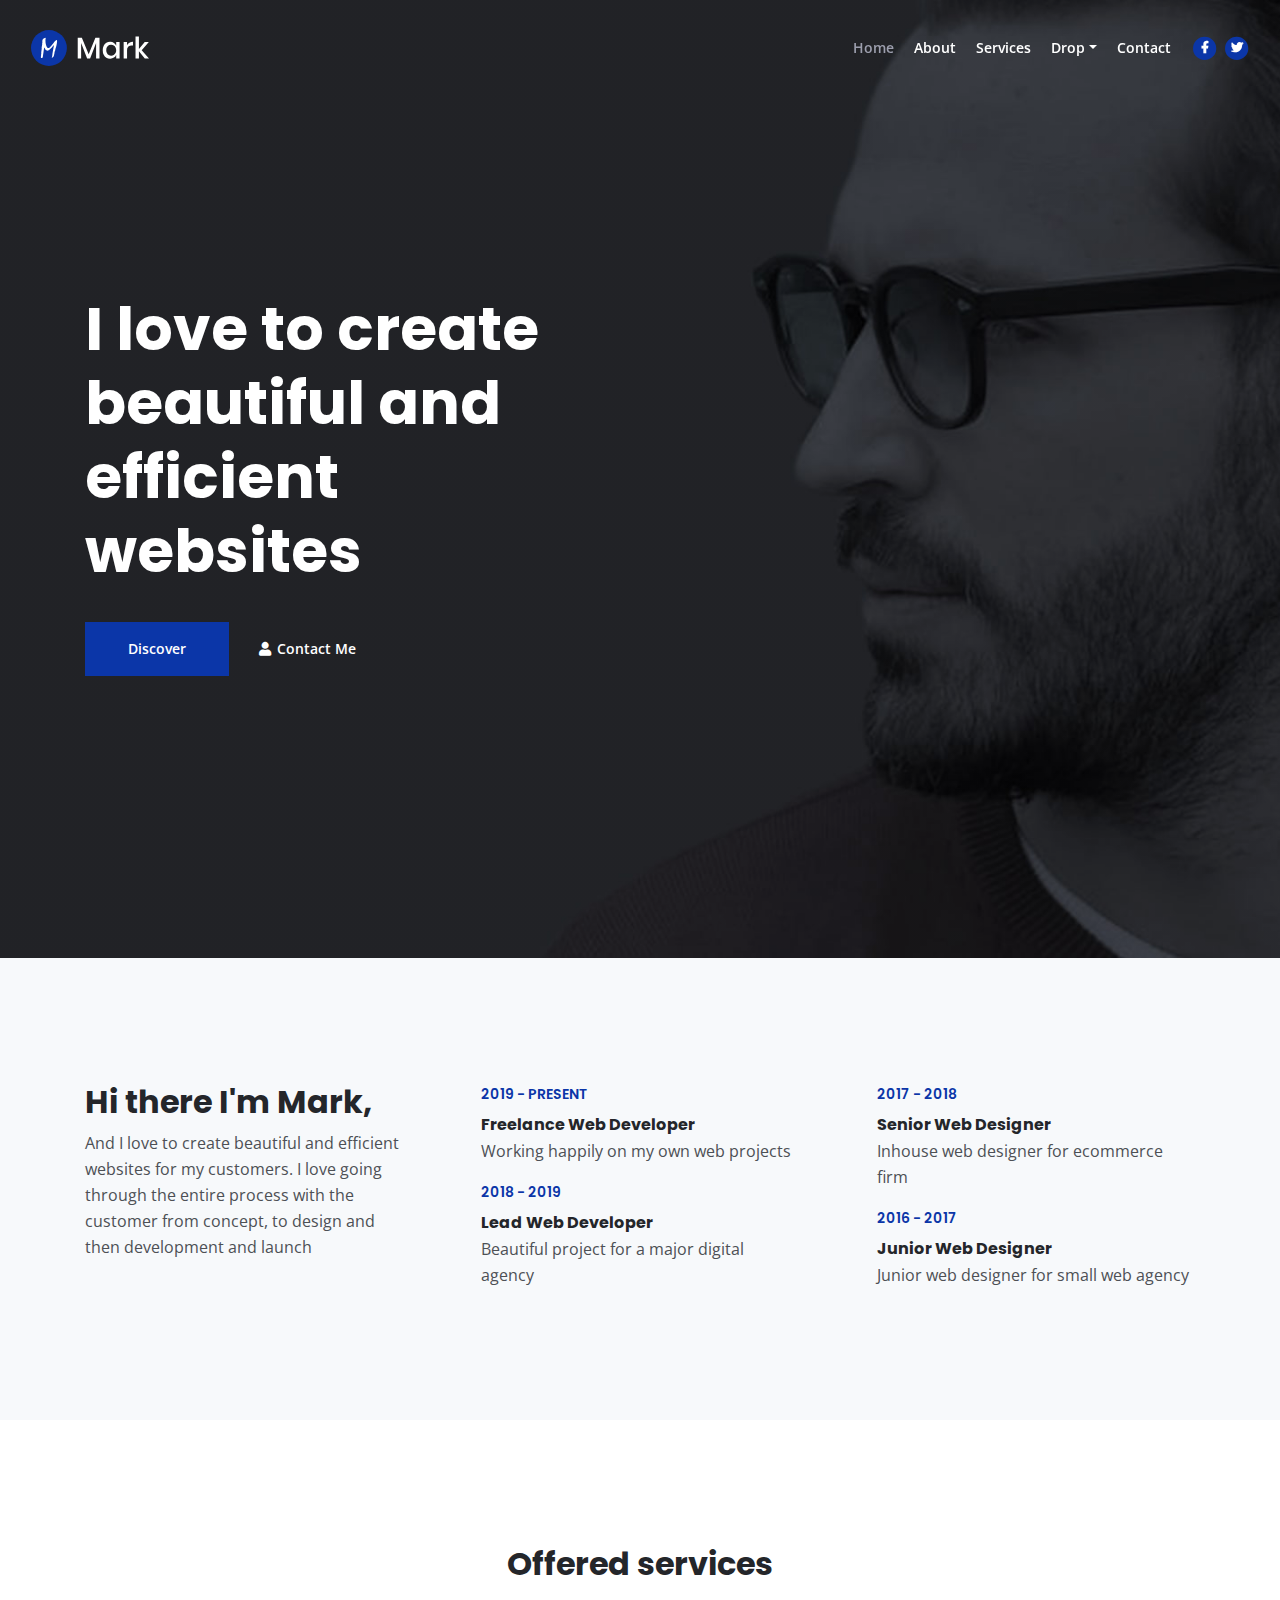
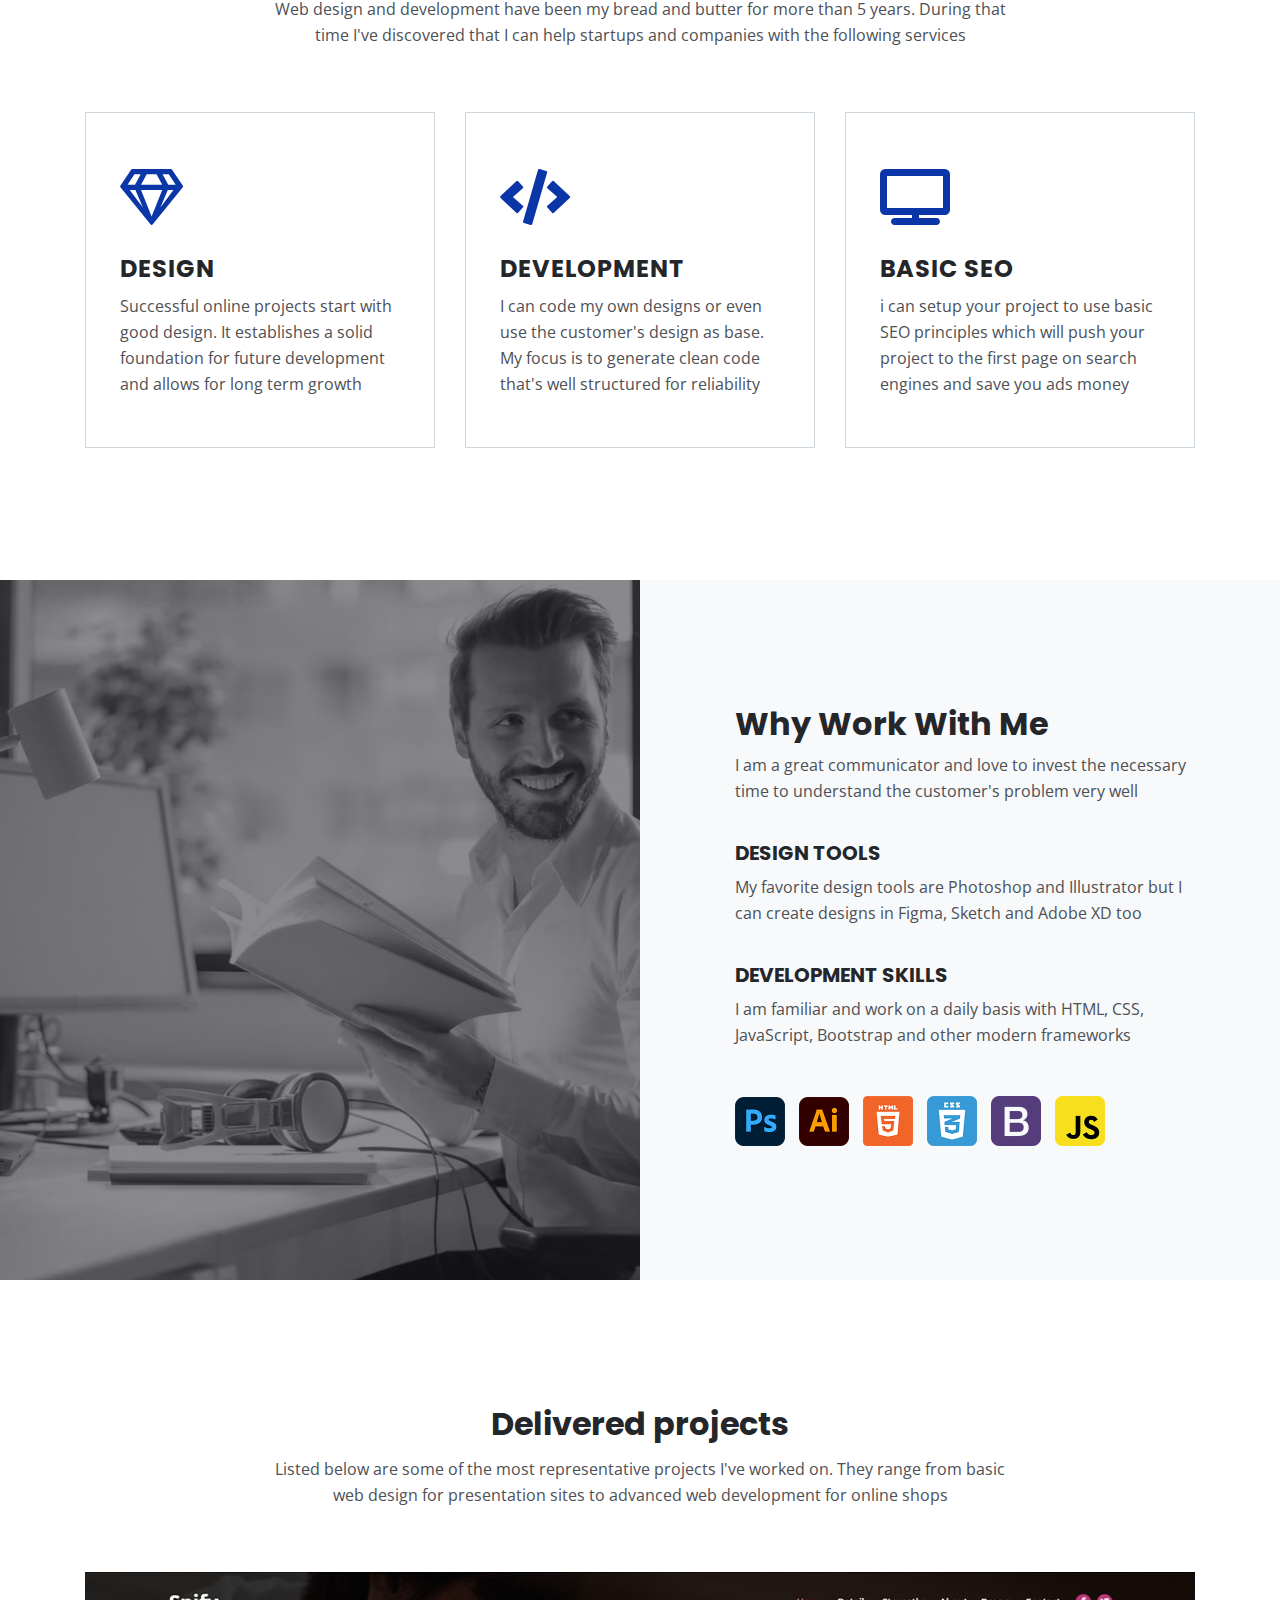
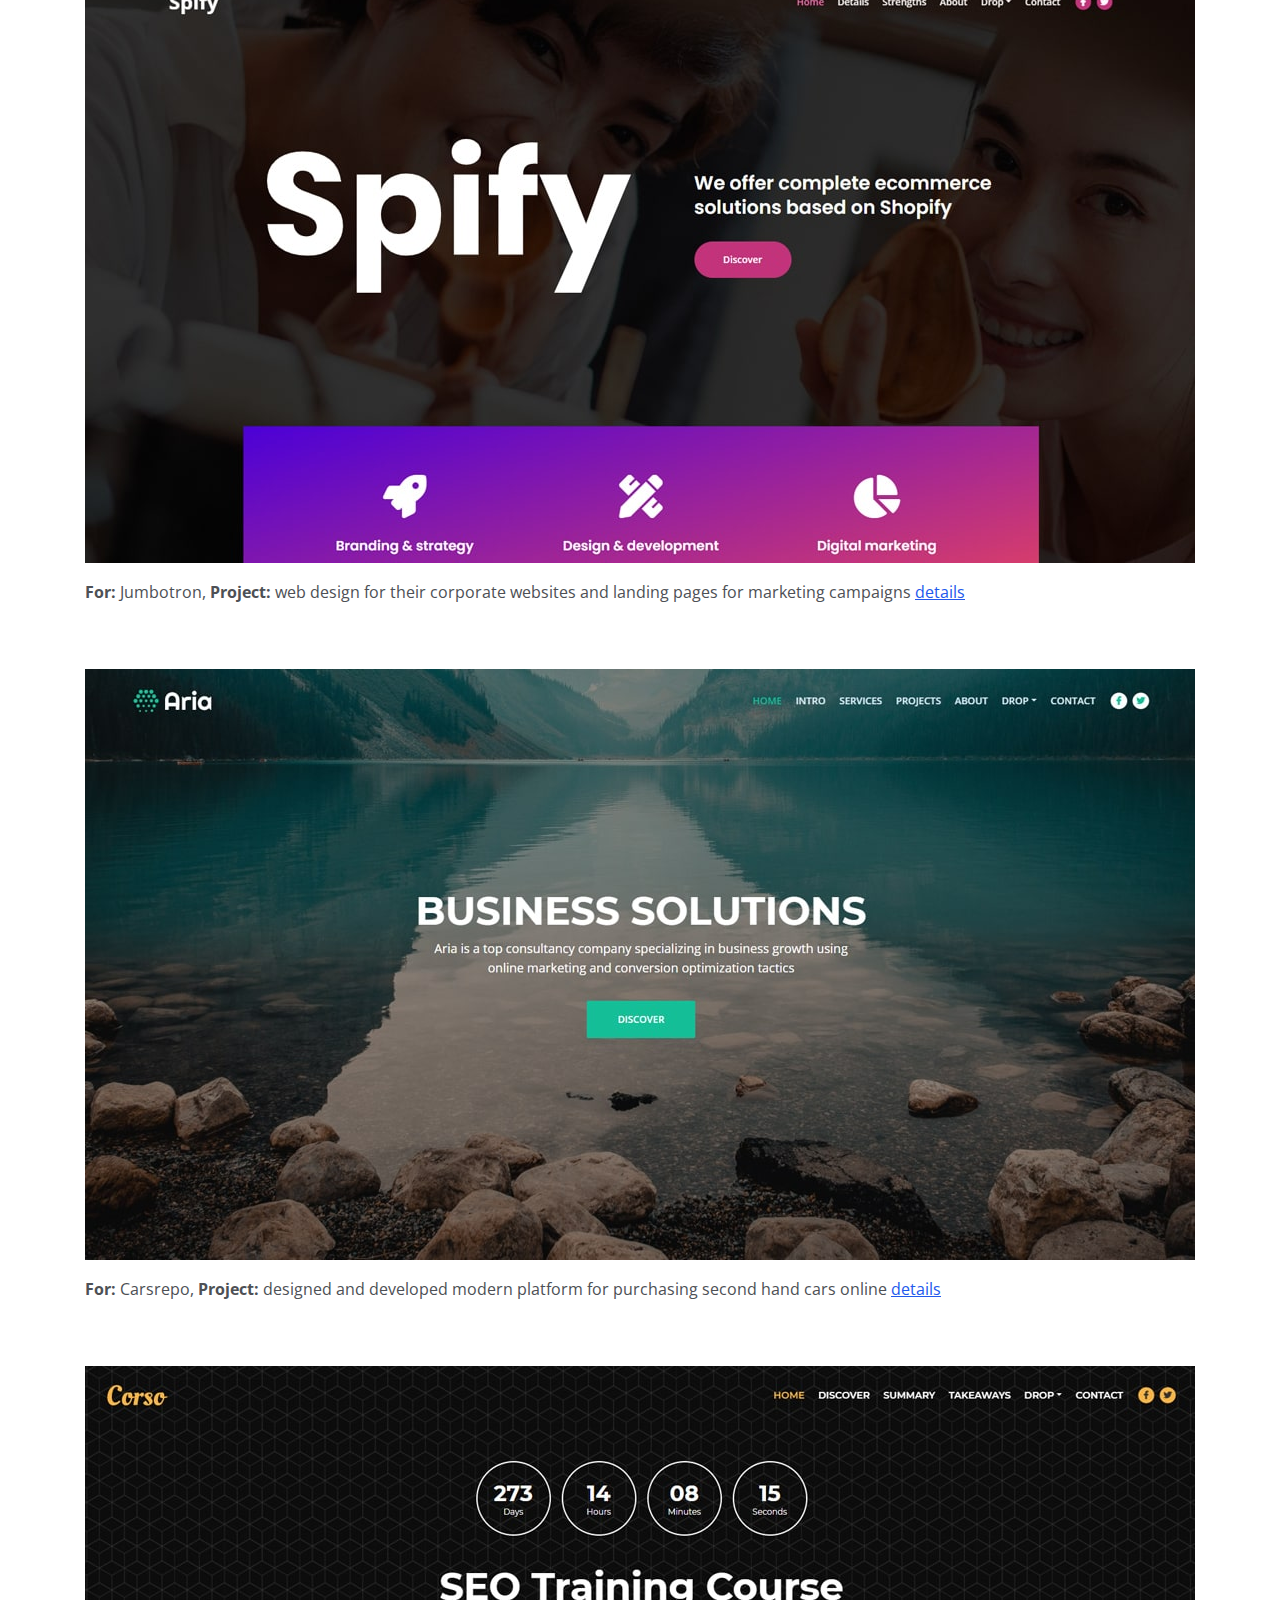
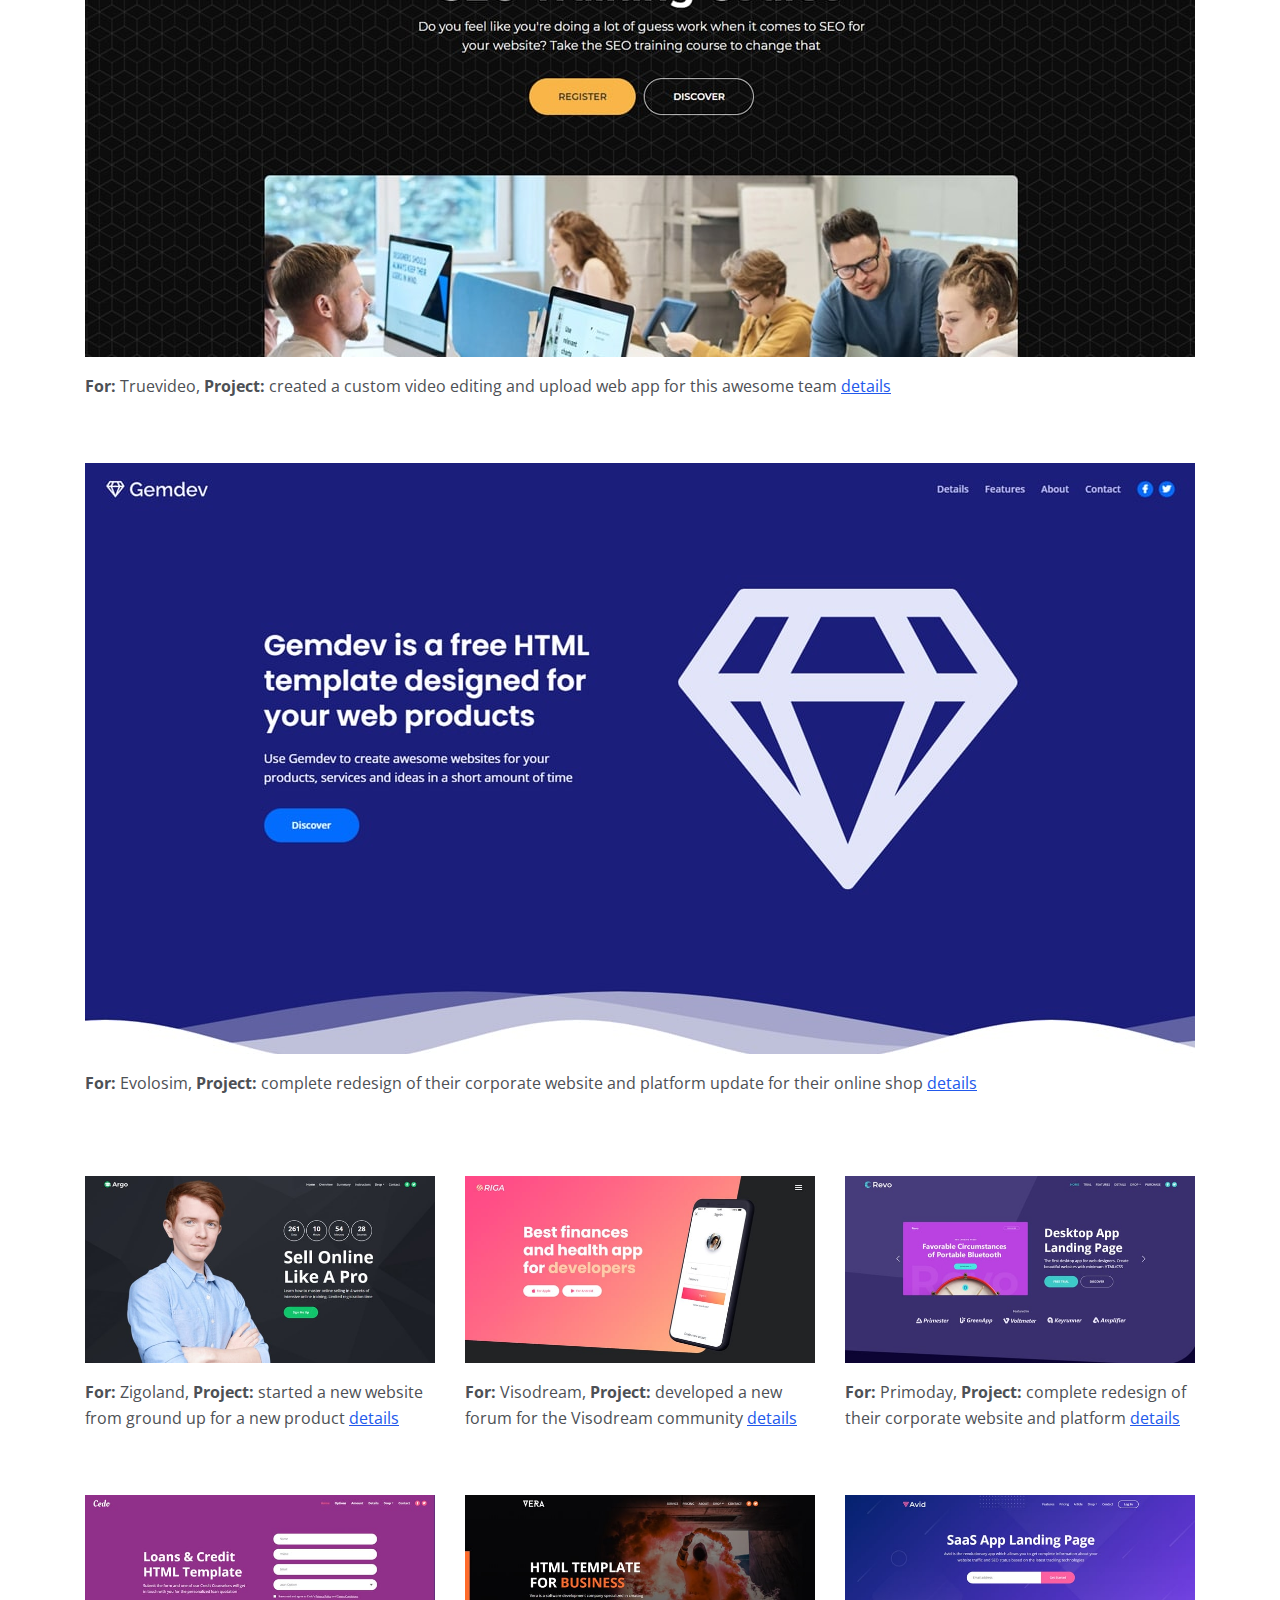
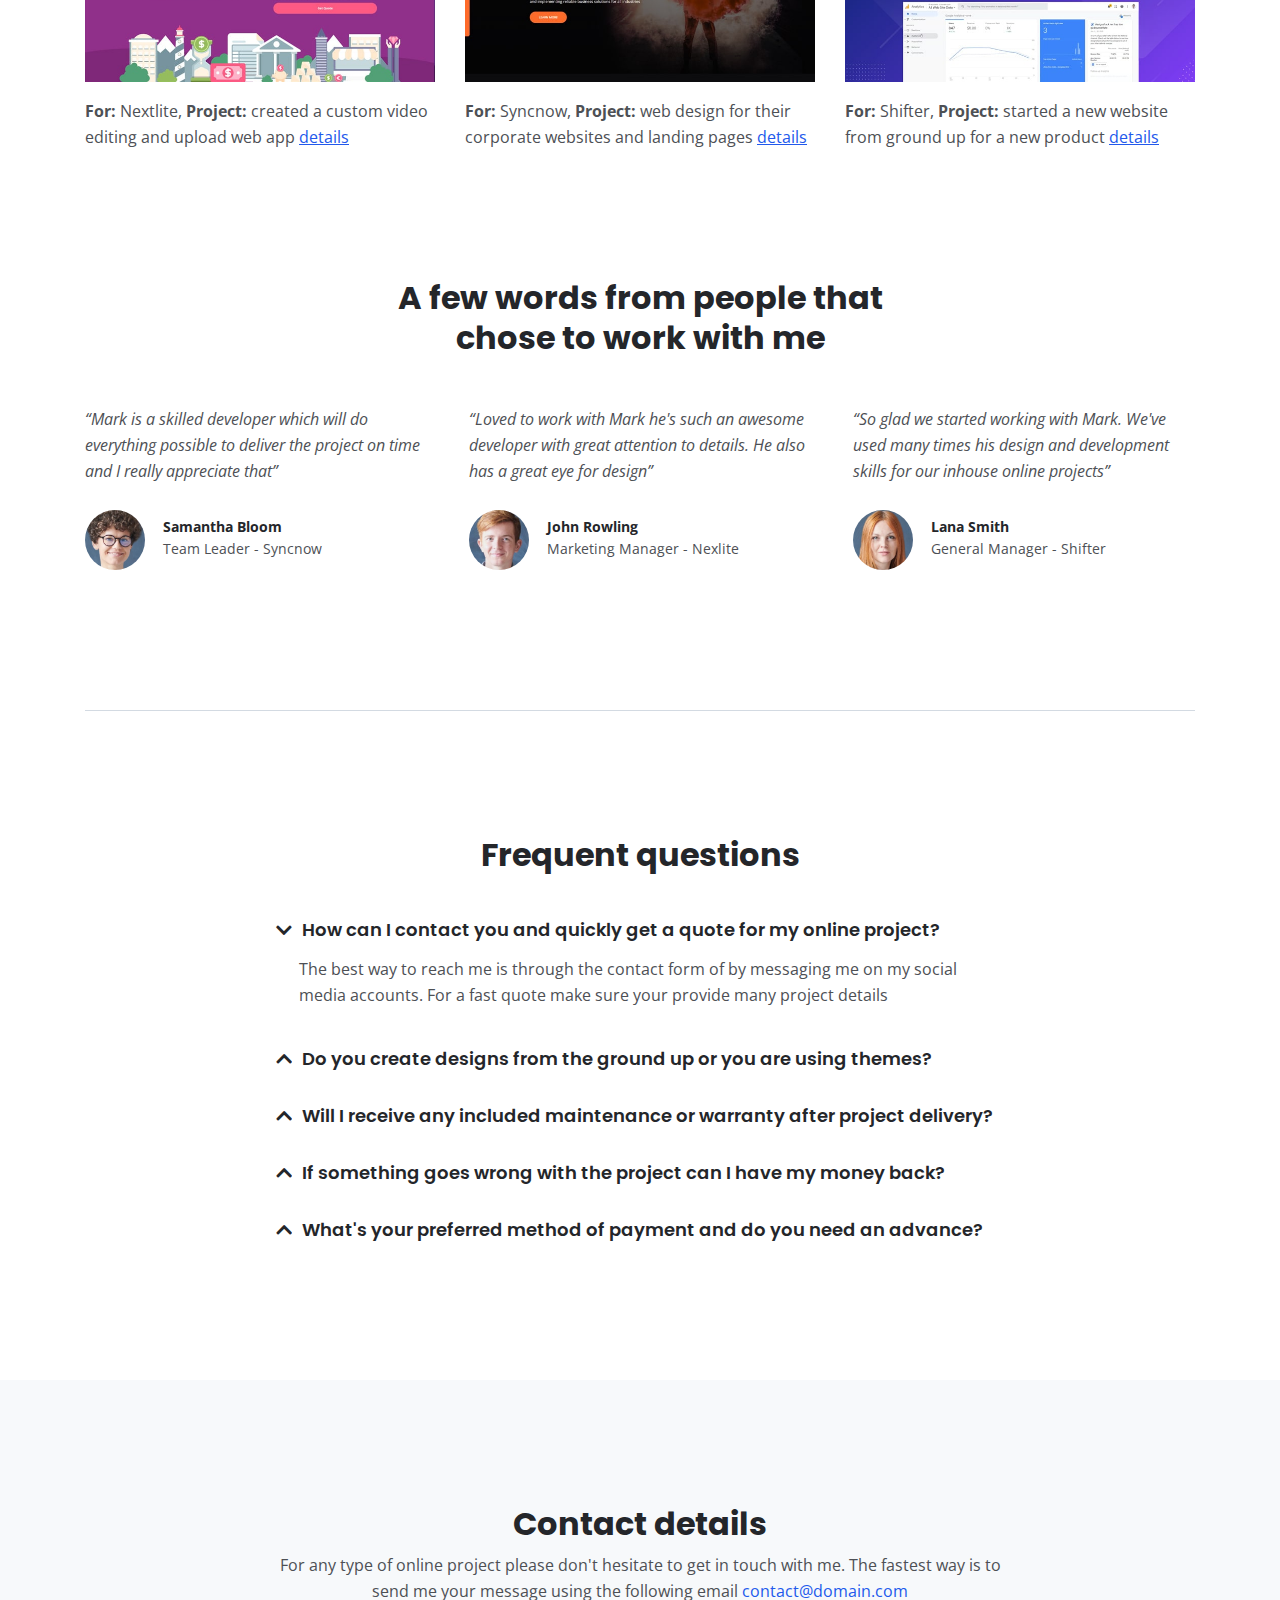
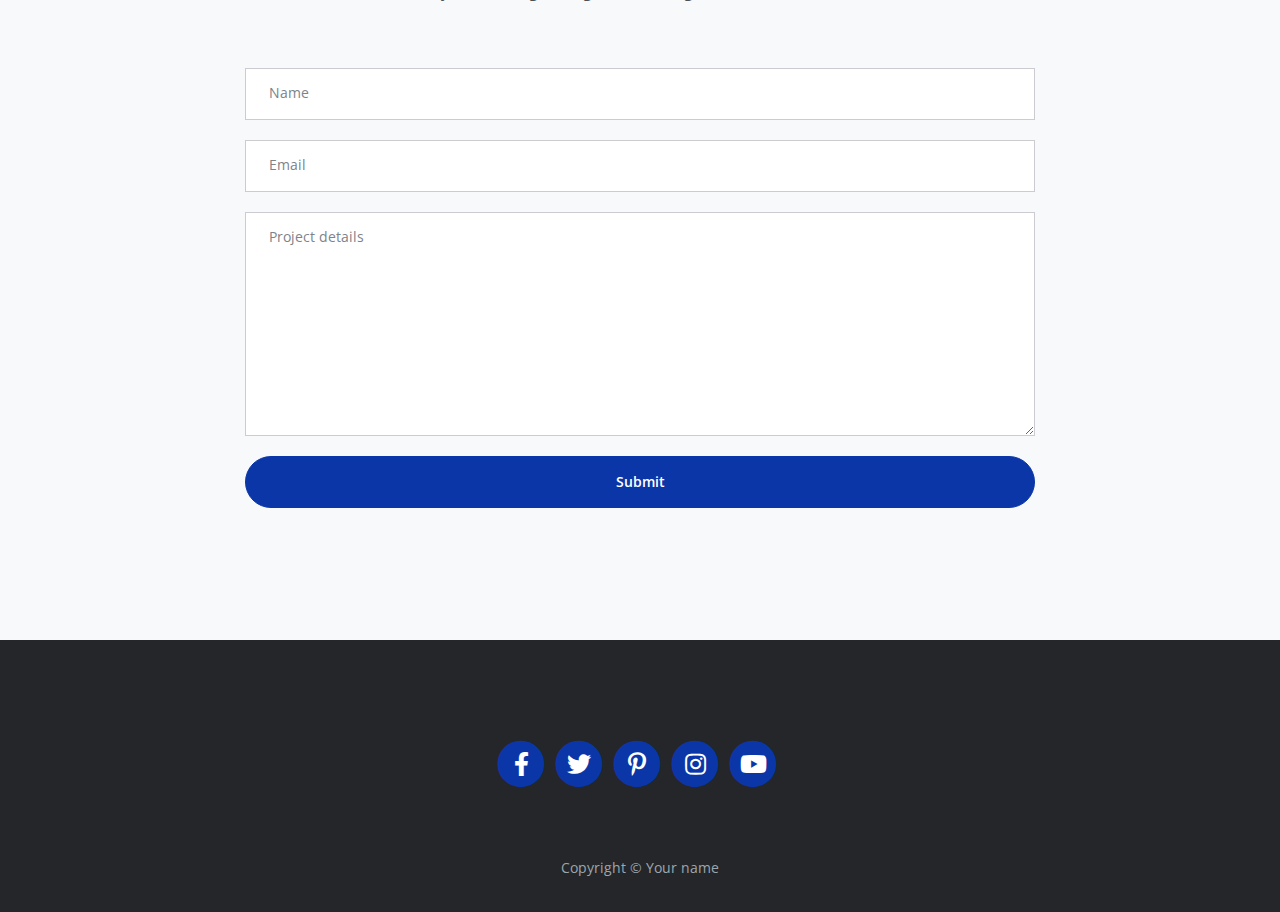
<file: web/index.html>
<!DOCTYPE html>
<html lang="fr">
<head>
    <meta charset="utf-8">
    <meta name="viewport" content="width=device-width, initial-scale=1, shrink-to-fit=no">

    <!-- SEO Meta Tags -->
    <meta name="description" content="Your description">
    <meta name="author" content="Your name">

    <!-- OG Meta Tags to improve the way the post looks when you share the page on Facebook, Twitter, LinkedIn -->
	<meta property="og:site_name" content="" /> <!-- website name -->
	<meta property="og:site" content="" /> <!-- website link -->
	<meta property="og:title" content=""/> <!-- title shown in the actual shared post -->
	<meta property="og:description" content="" /> <!-- description shown in the actual shared post -->
	<meta property="og:image" content="" /> <!-- image link, make sure it's jpg -->
	<meta property="og:url" content="" /> <!-- where do you want your post to link to -->
	<meta name="twitter:card" content="summary_large_image"> <!-- to have large image post format in Twitter -->

    <!-- Webpage Title -->
    <title>Mark Webpage Title</title>

    <!-- Styles -->
    <link rel="preconnect" href="https://fonts.gstatic.com">
    <link href="https://fonts.googleapis.com/css2?family=Open+Sans:ital,wght@0,400;0,600;0,700;1,400&family=Poppins:wght@600&display=swap" rel="stylesheet">
    <link href="css/bootstrap.css" rel="stylesheet">
    <link href="css/fontawesome-all.css" rel="stylesheet">
	<link href="css/styles.css" rel="stylesheet">

	<!-- Favicon  -->
    <link rel="icon" href="images/favicon.png">
</head>
<body data-spy="scroll" data-target=".fixed-top">

    <!-- Navigation -->
    <nav class="navbar navbar-expand-lg fixed-top navbar-dark">
        <div class="container">

            <!-- Image Logo -->
            <a class="navbar-brand logo-image" href="index.html"><img src="images/logo.svg" alt="alternative"></a>

            <!-- Text Logo - Use this if you don't have a graphic logo -->
            <!-- <a class="navbar-brand logo-text page-scroll" href="index.html">Mark</a> -->

            <button class="navbar-toggler p-0 border-0" type="button" data-toggle="offcanvas">
                <span class="navbar-toggler-icon"></span>
            </button>

            <div class="navbar-collapse offcanvas-collapse" id="navbarsExampleDefault">
                <ul class="navbar-nav ml-auto">
                    <li class="nav-item">
                        <a class="nav-link page-scroll" href="#header">Home <span class="sr-only">(current)</span></a>
                    </li>
                    <li class="nav-item">
                        <a class="nav-link page-scroll" href="#about">About</a>
                    </li>
                    <li class="nav-item">
                        <a class="nav-link page-scroll" href="#services">Services</a>
                    </li>
                    <li class="nav-item dropdown">
                        <a class="nav-link dropdown-toggle" href="#" id="dropdown01" data-toggle="dropdown" aria-haspopup="true" aria-expanded="false">Drop</a>
                        <div class="dropdown-menu" aria-labelledby="dropdown01">
                            <a class="dropdown-item page-scroll" href="project.html">Project Details</a>
                            <div class="dropdown-divider"></div>
                            <a class="dropdown-item page-scroll" href="terms.html">Terms Conditions</a>
                            <div class="dropdown-divider"></div>
                            <a class="dropdown-item page-scroll" href="privacy.html">Privacy Policy</a>
                        </div>
                    </li>
                    <li class="nav-item">
                        <a class="nav-link page-scroll" href="#contact">Contact</a>
                    </li>
                </ul>
                <span class="nav-item social-icons">
                    <span class="fa-stack">
                        <a href="#your-link">
                            <i class="fas fa-circle fa-stack-2x"></i>
                            <i class="fab fa-facebook-f fa-stack-1x"></i>
                        </a>
                    </span>
                    <span class="fa-stack">
                        <a href="#your-link">
                            <i class="fas fa-circle fa-stack-2x"></i>
                            <i class="fab fa-twitter fa-stack-1x"></i>
                        </a>
                    </span>
                </span>
            </div> <!-- end of navbar-collapse -->
        </div> <!-- end of container -->
    </nav> <!-- end of navbar -->
    <!-- end of navigation -->


    <!-- Header -->
    <header id="header" class="header">
        <div class="container">
            <div class="row">
                <div class="col-lg-6">
                    <div class="text-container">
                        <h1 class="h1-large">I love to create beautiful and efficient websites</h1>
                        <a class="btn-solid-lg page-scroll" href="#about">Discover</a>
                        <a class="btn-outline-lg page-scroll" href="#contact"><i class="fas fa-user"></i>Contact Me</a>
                    </div> <!-- end of text-container -->
                </div> <!-- end of col -->
            </div> <!-- end of row -->
        </div> <!-- end of container -->
    </header> <!-- end of header -->
    <!-- end of header -->


    <!-- About-->
    <div id="about" class="basic-1 bg-gray">
        <div class="container">
            <div class="row">
                <div class="col-lg-4">
                    <div class="text-container first">
                        <h2>Hi there I'm Mark,</h2>
                        <p>And I love to create beautiful and efficient websites for my customers. I love going through the entire process with the customer from concept, to design and then development and launch</p>
                    </div> <!-- end of text-container -->
                </div> <!-- end of col -->
                <div class="col-lg-4">
                    <div class="text-container second">
                        <div class="time">2019 - PRESENT</div>
                        <h6>Freelance Web Developer</h6>
                        <p>Working happily on my own web projects</p>
                        <div class="time">2018 - 2019</div>
                        <h6>Lead Web Developer</h6>
                        <p>Beautiful project for a major digital agency</p>
                    </div> <!-- end of text-container -->
                </div> <!-- end of col -->
                <div class="col-lg-4">
                    <div class="text-container third">
                        <div class="time">2017 - 2018</div>
                        <h6>Senior Web Designer</h6>
                        <p>Inhouse web designer for ecommerce firm</p>
                        <div class="time">2016 - 2017</div>
                        <h6>Junior Web Designer</h6>
                        <p>Junior web designer for small web agency</p>
                    </div> <!-- end of text-container -->
                </div> <!-- end of col -->
            </div> <!-- end of row -->
        </div> <!-- end of container -->
    </div> <!-- end of basic-1 -->
    <!-- end of about -->


    <!-- Services -->
    <div id="services" class="basic-2">
        <div class="container">
            <div class="row">
                <div class="col-lg-12">
                    <h2 class="h2-heading">Offered services</h2>
                    <p class="p-heading">Web design and development have been my bread and butter for more than 5 years. During that time I've discovered that I can help startups and companies with the following services</p>
                </div> <!-- end of col -->
            </div> <!-- end of row -->
            <div class="row">
                <div class="col-lg-4">
                    <div class="text-box">
                        <i class="far fa-gem"></i>
                        <h4>DESIGN</h4>
                        <p>Successful online projects start with good design. It establishes a solid foundation for future development and allows for long term growth</p>
                    </div> <!-- end of text-box -->
                </div> <!-- end of col -->
                <div class="col-lg-4">
                    <div class="text-box">
                        <i class="fas fa-code"></i>
                        <h4>DEVELOPMENT</h4>
                        <p>I can code my own designs or even use the customer's design as base. My focus is to generate clean code that's well structured for reliability</p>
                    </div> <!-- end of text-box -->
                </div> <!-- end of col -->
                <div class="col-lg-4">
                    <div class="text-box">
                        <i class="fas fa-tv"></i>
                        <h4>BASIC SEO</h4>
                        <p>i can setup your project to use basic SEO principles which will push your project to the first page on search engines and save you ads money</p>
                    </div> <!-- end of text-box -->
                </div> <!-- end of col -->
            </div> <!-- end of row -->
        </div> <!-- end of container -->
    </div> <!-- end of basic-2 -->
    <!-- end of services -->


    <!-- Details -->
	<div class="split">
		<div class="area-1">
		</div><!-- end of area-1 on same line and no space between comments to eliminate margin white space --><div class="area-2 bg-gray">
            <div class="container">
                <div class="row">
                    <div class="col-lg-12">

                        <!-- Text Container -->
                        <div class="text-container">
                            <h2>Why Work With Me</h2>
                            <p>I am a great communicator and love to invest the necessary time to understand the customer's problem very well</p>
                            <h5>DESIGN TOOLS</h5>
                            <p>My favorite design tools are Photoshop and Illustrator but I can create designs in Figma, Sketch and Adobe XD too</p>
                            <h5>DEVELOPMENT SKILLS</h5>
                            <p>I am familiar and work on a daily basis with HTML, CSS, JavaScript, Bootstrap and other modern frameworks</p>

                            <div class="icons-container">
                                <img src="images/details-icon-photoshop.png" alt="alternative">
                                <img src="images/details-icon-illustrator.png" alt="alternative">
                                <img src="images/details-icon-html.png" alt="alternative">
                                <img src="images/details-icon-css.png" alt="alternative">
                                <img src="images/details-icon-bootstrap.png" alt="alternative">
                                <img src="images/details-icon-javascript.png" alt="alternative">
                            </div> <!-- end of icons-container -->
                        </div> <!-- end of text-container -->
                        <!-- end of text container -->

                    </div> <!-- end of col -->
                </div> <!-- end of row -->
            </div> <!-- end of container -->
		</div> <!-- end of area-2 -->
    </div> <!-- end of split -->
    <!-- end of details -->


    <!-- Projects -->
    <div id="projects" class="basic-3">
        <div class="container">
            <div class="row">
                <div class="col-lg-12">
                    <h2 class="h2-heading">Delivered projects</h2>
                    <p class="p-heading">Listed below are some of the most representative projects I've worked on. They range from basic web design for presentation sites to advanced web development for online shops</p>
                </div> <!-- end of col -->
            </div> <!-- end of row -->
            <div class="row">
                <div class="col-lg-12">
                    <div class="text-container">
                        <div class="image-container">
                            <a href="project.html">
                                <img class="img-fluid" src="images/project-1.jpg" alt="alternative">
                            </a>
                        </div> <!-- end of image-container -->
                        <p><strong>For:</strong> Jumbotron, <strong>Project:</strong> web design for their corporate websites and landing pages for marketing campaigns <a class="blue" href="project.html">details</a></p>
                    </div> <!-- end of text-container -->
                    <div class="text-container">
                        <div class="image-container">
                            <a href="project.html">
                                <img class="img-fluid" src="images/project-2.jpg" alt="alternative">
                            </a>
                        </div> <!-- end of image-container -->
                        <p><strong>For:</strong> Carsrepo, <strong>Project:</strong> designed and developed modern platform for purchasing second hand cars online <a class="blue" href="project.html">details</a></p>
                    </div> <!-- end of text-container -->
                    <div class="text-container">
                        <div class="image-container">
                            <a href="project.html">
                                <img class="img-fluid" src="images/project-3.jpg" alt="alternative">
                            </a>
                        </div> <!-- end of image-container -->
                        <p><strong>For:</strong> Truevideo, <strong>Project:</strong> created a custom video editing and upload web app for this awesome team <a class="blue" href="project.html">details</a></p>
                    </div> <!-- end of text-container -->
                    <div class="text-container">
                        <div class="image-container">
                            <a href="project.html">
                                <img class="img-fluid" src="images/project-4.jpg" alt="alternative">
                            </a>
                        </div> <!-- end of image-container -->
                        <p><strong>For:</strong> Evolosim, <strong>Project:</strong> complete redesign of their corporate website and platform update for their online shop <a class="blue" href="project.html">details</a></p>
                    </div> <!-- end of text-container -->
                </div> <!-- end of col -->
            </div> <!-- end of row -->
        </div> <!-- end of container -->
    </div> <!-- end of basic-3 -->
    <!-- end of projects -->


    <!-- Works -->
    <div class="basic-4">
        <div class="container">
            <div class="row">
                <div class="col-lg-4">
                    <div class="text-container">
                        <div class="image-container">
                            <a href="project.html">
                                <img class="img-fluid" src="images/work-1.jpg" alt="alternative">
                            </a>
                        </div> <!-- end of image-container -->
                        <p><strong>For:</strong> Zigoland, <strong>Project:</strong> started a new website from ground up for a new product <a class="blue" href="project.html">details</a></p>
                    </div> <!-- end of text-container -->
                </div> <!-- end of col -->
                <div class="col-lg-4">
                    <div class="text-container">
                        <div class="image-container">
                            <a href="project.html">
                                <img class="img-fluid" src="images/work-2.jpg" alt="alternative">
                            </a>
                        </div> <!-- end of image-container -->
                        <p><strong>For:</strong> Visodream, <strong>Project:</strong> developed a new forum for the Visodream community <a class="blue" href="project.html">details</a></p>
                    </div> <!-- end of text-container -->
                </div> <!-- end of col -->
                <div class="col-lg-4">
                    <div class="text-container">
                        <div class="image-container">
                            <a href="project.html">
                                <img class="img-fluid" src="images/work-3.jpg" alt="alternative">
                            </a>
                        </div> <!-- end of image-container -->
                        <p><strong>For:</strong> Primoday, <strong>Project:</strong> complete redesign of their corporate website and platform <a class="blue" href="project.html">details</a></p>
                    </div> <!-- end of text-container -->
                </div> <!-- end of col -->
            </div> <!-- end of row -->
            <div class="row">
                <div class="col-lg-4">
                    <div class="text-container">
                        <div class="image-container">
                            <a href="project.html">
                                <img class="img-fluid" src="images/work-4.jpg" alt="alternative">
                            </a>
                        </div> <!-- end of image-container -->
                        <p><strong>For:</strong> Nextlite, <strong>Project:</strong> created a custom video editing and upload web app <a class="blue" href="project.html">details</a></p>
                    </div> <!-- end of text-container -->
                </div> <!-- end of col -->
                <div class="col-lg-4">
                    <div class="text-container">
                        <div class="image-container">
                            <a href="project.html">
                                <img class="img-fluid" src="images/work-5.jpg" alt="alternative">
                            </a>
                        </div> <!-- end of image-container -->
                        <p><strong>For:</strong> Syncnow, <strong>Project:</strong> web design for their corporate websites and landing pages <a class="blue" href="project.html">details</a></p>
                    </div> <!-- end of text-container -->
                </div> <!-- end of col -->
                <div class="col-lg-4">
                    <div class="text-container">
                        <div class="image-container">
                            <a href="project.html">
                                <img class="img-fluid" src="images/work-6.jpg" alt="alternative">
                            </a>
                        </div> <!-- end of image-container -->
                        <p><strong>For:</strong> Shifter, <strong>Project:</strong> started a new website from ground up for a new product <a class="blue" href="project.html">details</a></p>
                    </div> <!-- end of text-container -->
                </div> <!-- end of col -->
            </div> <!-- end of row -->
        </div> <!-- end of container -->
    </div> <!-- end of basic-4 -->
    <!-- end of works -->


    <!-- Testimonials -->
    <div class="cards-1">
        <div class="container">
            <div class="row">
                <div class="col-lg-12">
                    <h2 class="h2-heading">A few words from people that chose to work with me</h2>
                </div> <!-- end of col -->
            </div> <!-- end of row -->
            <div class="row">
                <div class="col-lg-12">

                    <!-- Card -->
                    <div class="card">
                        <div class="card-body">
                            <p class="testimonial-text">“Mark is a skilled developer which will do everything possible to deliver the project on time and I really appreciate that”</p>
                            <div class="details">
                                <img src="images/testimonial-1.jpg" alt="alternative">
                                <div class="text">
                                    <div class="testimonial-author">Samantha Bloom</div>
                                    <div class="occupation">Team Leader - Syncnow</div>
                                </div> <!-- end of text -->
                            </div> <!-- end of testimonial-details -->
                        </div>
                    </div>
                    <!-- end of card -->

                    <!-- Card -->
                    <div class="card">
                        <div class="card-body">
                            <p class="testimonial-text">“Loved to work with Mark he's such an awesome developer with great attention to details. He also has a great eye for design”</p>
                            <div class="details">
                                <img src="images/testimonial-2.jpg" alt="alternative">
                                <div class="text">
                                    <div class="testimonial-author">John Rowling</div>
                                    <div class="occupation">Marketing Manager - Nexlite</div>
                                </div> <!-- end of text -->
                            </div> <!-- end of testimonial-details -->
                        </div>
                    </div>
                    <!-- end of card -->

                    <!-- Card -->
                    <div class="card">
                        <div class="card-body">
                            <p class="testimonial-text">“So glad we started working with Mark. We've used many times his design and development skills for our inhouse online projects”</p>
                            <div class="details">
                                <img src="images/testimonial-3.jpg" alt="alternative">
                                <div class="text">
                                    <div class="testimonial-author">Lana Smith</div>
                                    <div class="occupation">General Manager - Shifter</div>
                                </div> <!-- end of text -->
                            </div> <!-- end of testimonial-details -->
                        </div>
                    </div>
                    <!-- end of card -->

                </div> <!-- end of col -->
            </div> <!-- end of row -->
        </div> <!-- end of container -->
    </div> <!-- end of cards-1 -->
    <!-- end of testimonials -->


    <!-- Section Divider -->
    <div class="container">
        <div class="row">
            <div class="col-lg-12">
                <hr class="section-divider">
            </div> <!-- end of col -->
        </div> <!-- end of row -->
    </div> <!-- end of container -->
    <!-- end of section divider -->


    <!-- Questions -->
    <div class="accordion-1">
        <div class="container">
            <div class="row">
                <div class="col-lg-12">
                    <h2 class="h2-heading">Frequent questions</h2>
                </div> <!-- end of col -->
            </div> <!-- end of row -->
            <div class="row">
                <div class="col-lg-12">

                    <div class="accordion" id="accordionExample">
                        <div class="card">
                            <div class="card-header" id="headingOne">
                                <button class="btn btn-link btn-block text-left" type="button" data-toggle="collapse" data-target="#collapseOne" aria-expanded="true" aria-controls="collapseOne">
                                    How can I contact you and quickly get a quote for my online project?
                                </button>
                            </div>
                            <div id="collapseOne" class="collapse show" aria-labelledby="headingOne" data-parent="#accordionExample">
                                <div class="card-body">
                                    The best way to reach me is through the contact form of by messaging me on my social media accounts. For a fast quote make sure your provide many project details
                                </div>
                            </div>
                        </div>
                        <div class="card">
                            <div class="card-header" id="headingTwo">
                                <button class="btn btn-link btn-block text-left collapsed" type="button" data-toggle="collapse" data-target="#collapseTwo" aria-expanded="false" aria-controls="collapseTwo">
                                    Do you create designs from the ground up or you are using themes?
                                </button>
                            </div>
                            <div id="collapseTwo" class="collapse" aria-labelledby="headingTwo" data-parent="#accordionExample">
                                <div class="card-body">
                                    The best way to reach me is through the contact form of by messaging me on my social media accounts. For a fast quote make sure your provide many project details
                                </div>
                            </div>
                        </div>
                        <div class="card">
                            <div class="card-header" id="headingThree">
                                <button class="btn btn-link btn-block text-left collapsed" type="button" data-toggle="collapse" data-target="#collapseThree" aria-expanded="false" aria-controls="collapseThree">
                                    Will I receive any included maintenance or warranty after project delivery?
                                </button>
                            </div>
                            <div id="collapseThree" class="collapse" aria-labelledby="headingThree" data-parent="#accordionExample">
                                <div class="card-body">
                                    The best way to reach me is through the contact form of by messaging me on my social media accounts. For a fast quote make sure your provide many project details
                                </div>
                            </div>
                        </div>
                        <div class="card">
                            <div class="card-header" id="headingFour">
                                <button class="btn btn-link btn-block text-left collapsed" type="button" data-toggle="collapse" data-target="#collapseFour" aria-expanded="false" aria-controls="collapseFour">
                                    If something goes wrong with the project can I have my money back?
                                </button>
                            </div>
                            <div id="collapseFour" class="collapse" aria-labelledby="headingFour" data-parent="#accordionExample">
                                <div class="card-body">
                                    The best way to reach me is through the contact form of by messaging me on my social media accounts. For a fast quote make sure your provide many project details
                                </div>
                            </div>
                        </div>
                        <div class="card">
                            <div class="card-header" id="headingFive">
                                <button class="btn btn-link btn-block text-left collapsed" type="button" data-toggle="collapse" data-target="#collapseFive" aria-expanded="false" aria-controls="collapseFive">
                                    What's your preferred method of payment and do you need an advance?
                                </button>
                            </div>
                            <div id="collapseFive" class="collapse" aria-labelledby="headingFive" data-parent="#accordionExample">
                                <div class="card-body">
                                    The best way to reach me is through the contact form of by messaging me on my social media accounts. For a fast quote make sure your provide many project details
                                </div>
                            </div>
                        </div>
                    </div> <!-- end of accordion -->

                </div> <!-- end of col -->
            </div> <!-- end of row -->
        </div> <!-- end of container -->
    </div> <!-- end of accordion-1 -->
    <!-- end of questions -->


    <!-- Contact -->
    <div id="contact" class="form-1 bg-gray">
        <div class="container">
            <div class="row">
                <div class="col-lg-12">
                    <h2>Contact details</h2>
                    <p class="p-heading">For any type of online project please don't hesitate to get in touch with me. The fastest way is to send me your message using the following email <a class="blue no-line" href="#your-link">contact@domain.com</a></p>
                </div> <!-- end of col -->
            </div> <!-- end of row -->
            <div class="row">
                <div class="col-lg-12">

                    <!-- Contact Form -->
                    <form id="contactForm">
                        <div class="form-group">
                            <input type="text" class="form-control-input" id="cname" required>
                            <label class="label-control" for="cname">Name</label>
                        </div>
                        <div class="form-group">
                            <input type="email" class="form-control-input" id="cemail" required>
                            <label class="label-control" for="cemail">Email</label>
                        </div>
                        <div class="form-group">
                            <textarea class="form-control-textarea" id="cmessage" required></textarea>
                            <label class="label-control" for="cmessage">Project details</label>
                        </div>
                        <div class="form-group">
                            <button type="submit" class="form-control-submit-button">Submit</button>
                        </div>
                    </form>
                    <!-- end of contact form -->

                </div> <!-- end of col -->
            </div> <!-- end of row -->
        </div> <!-- end of container -->
    </div> <!-- end of form-1 -->
    <!-- end of contact -->


    <!-- Footer -->
    <div class="footer bg-gray">
        <div class="container">
            <div class="row">
                <div class="col-lg-12">
                    <div class="social-container">
                        <span class="fa-stack">
                            <a href="#your-link">
                                <i class="fas fa-circle fa-stack-2x"></i>
                                <i class="fab fa-facebook-f fa-stack-1x"></i>
                            </a>
                        </span>
                        <span class="fa-stack">
                            <a href="#your-link">
                                <i class="fas fa-circle fa-stack-2x"></i>
                                <i class="fab fa-twitter fa-stack-1x"></i>
                            </a>
                        </span>
                        <span class="fa-stack">
                            <a href="#your-link">
                                <i class="fas fa-circle fa-stack-2x"></i>
                                <i class="fab fa-pinterest-p fa-stack-1x"></i>
                            </a>
                        </span>
                        <span class="fa-stack">
                            <a href="#your-link">
                                <i class="fas fa-circle fa-stack-2x"></i>
                                <i class="fab fa-instagram fa-stack-1x"></i>
                            </a>
                        </span>
                        <span class="fa-stack">
                            <a href="#your-link">
                                <i class="fas fa-circle fa-stack-2x"></i>
                                <i class="fab fa-youtube fa-stack-1x"></i>
                            </a>
                        </span>
                    </div> <!-- end of social-container -->
                </div> <!-- end of col -->
            </div> <!-- end of row -->
        </div> <!-- end of container -->
    </div> <!-- end of footer -->
    <!-- end of footer -->


    <!-- Copyright -->
    <div class="copyright bg-gray">
        <div class="container">
            <div class="row">
                <div class="col-lg-12">
                    <p class="p-small">Copyright © <a class="no-line" href="#your-link">Your name</a></p>
                </div> <!-- end of col -->
            </div> <!-- enf of row -->
        </div> <!-- end of container -->
    </div> <!-- end of copyright -->
    <!-- end of copyright -->


    <!-- Scripts -->
    <script src="js/jquery.min.js"></script> <!-- jQuery for Bootstrap's JavaScript plugins -->
    <script src="js/bootstrap.min.js"></script> <!-- Bootstrap framework -->
    <script src="js/jquery.easing.min.js"></script> <!-- jQuery Easing for smooth scrolling between anchors -->
    <script src="js/scripts.js"></script> <!-- Custom scripts -->
</body>
</html>
</file>
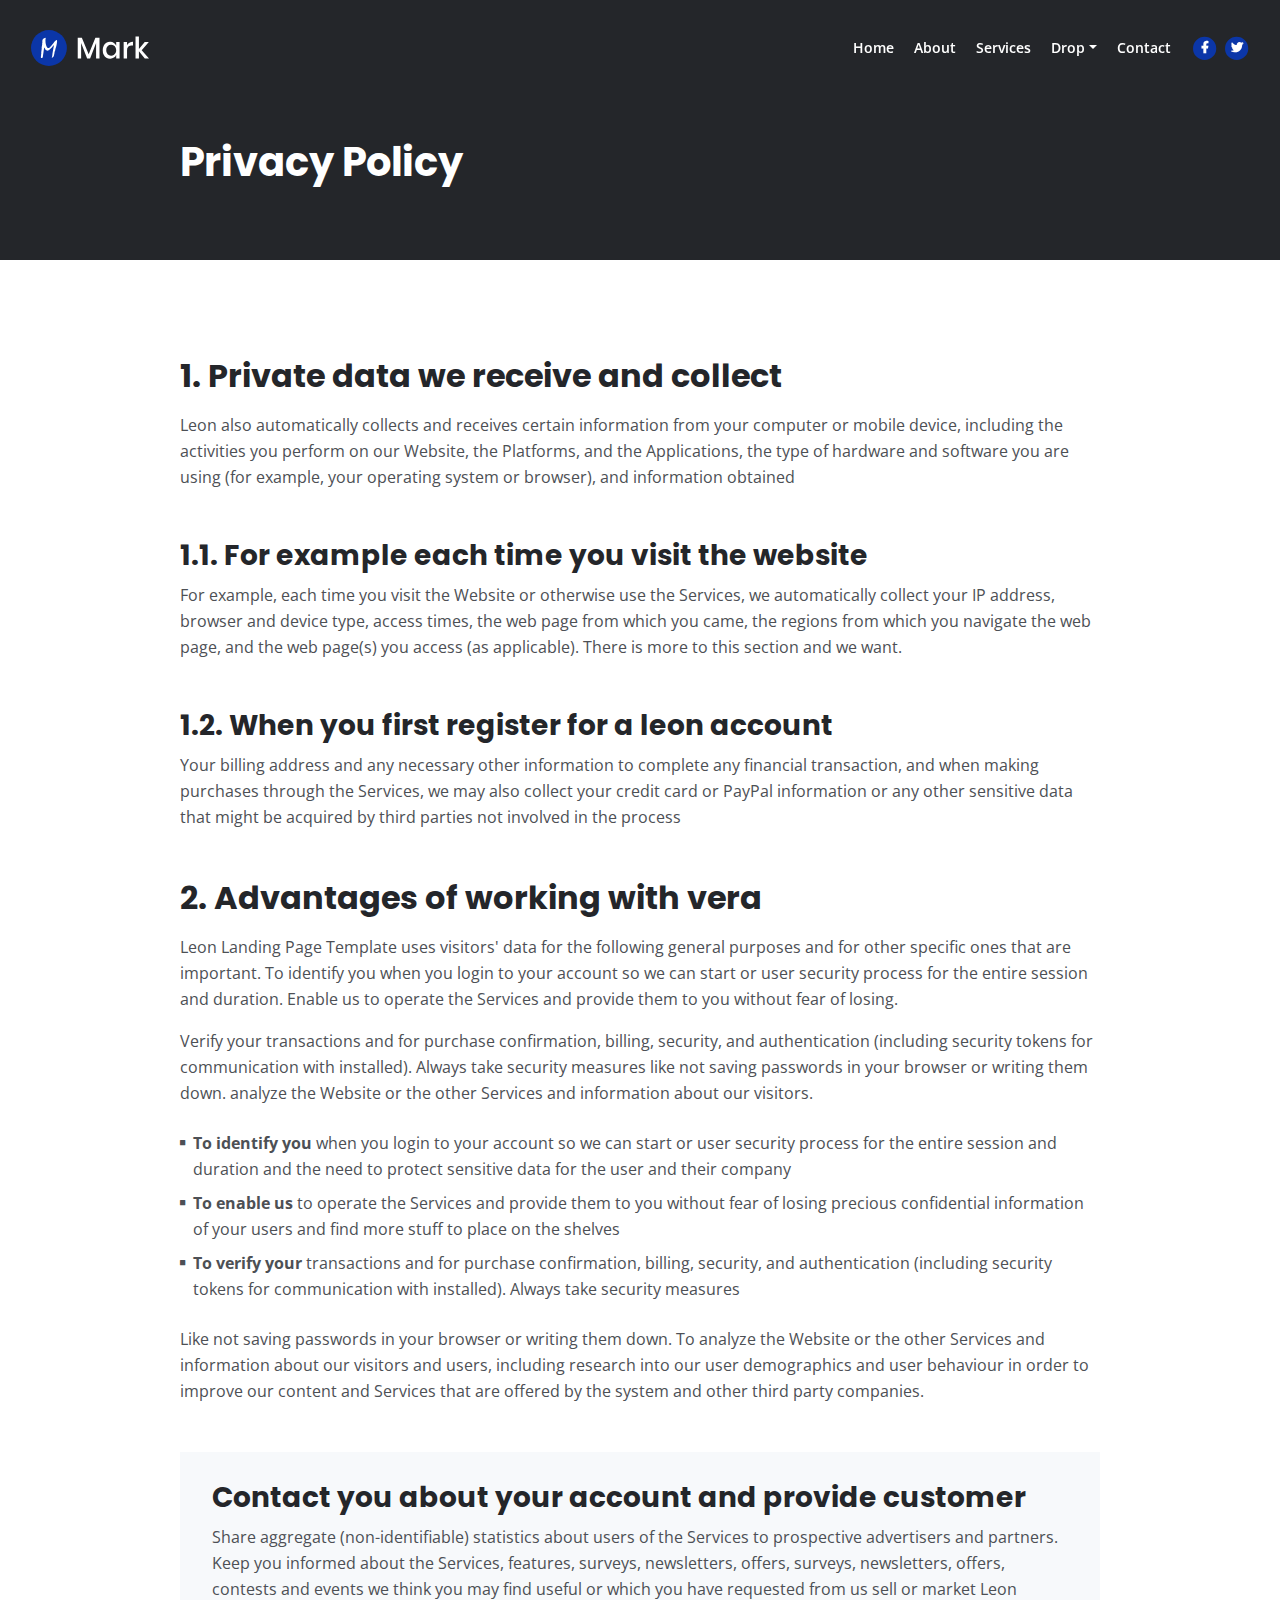
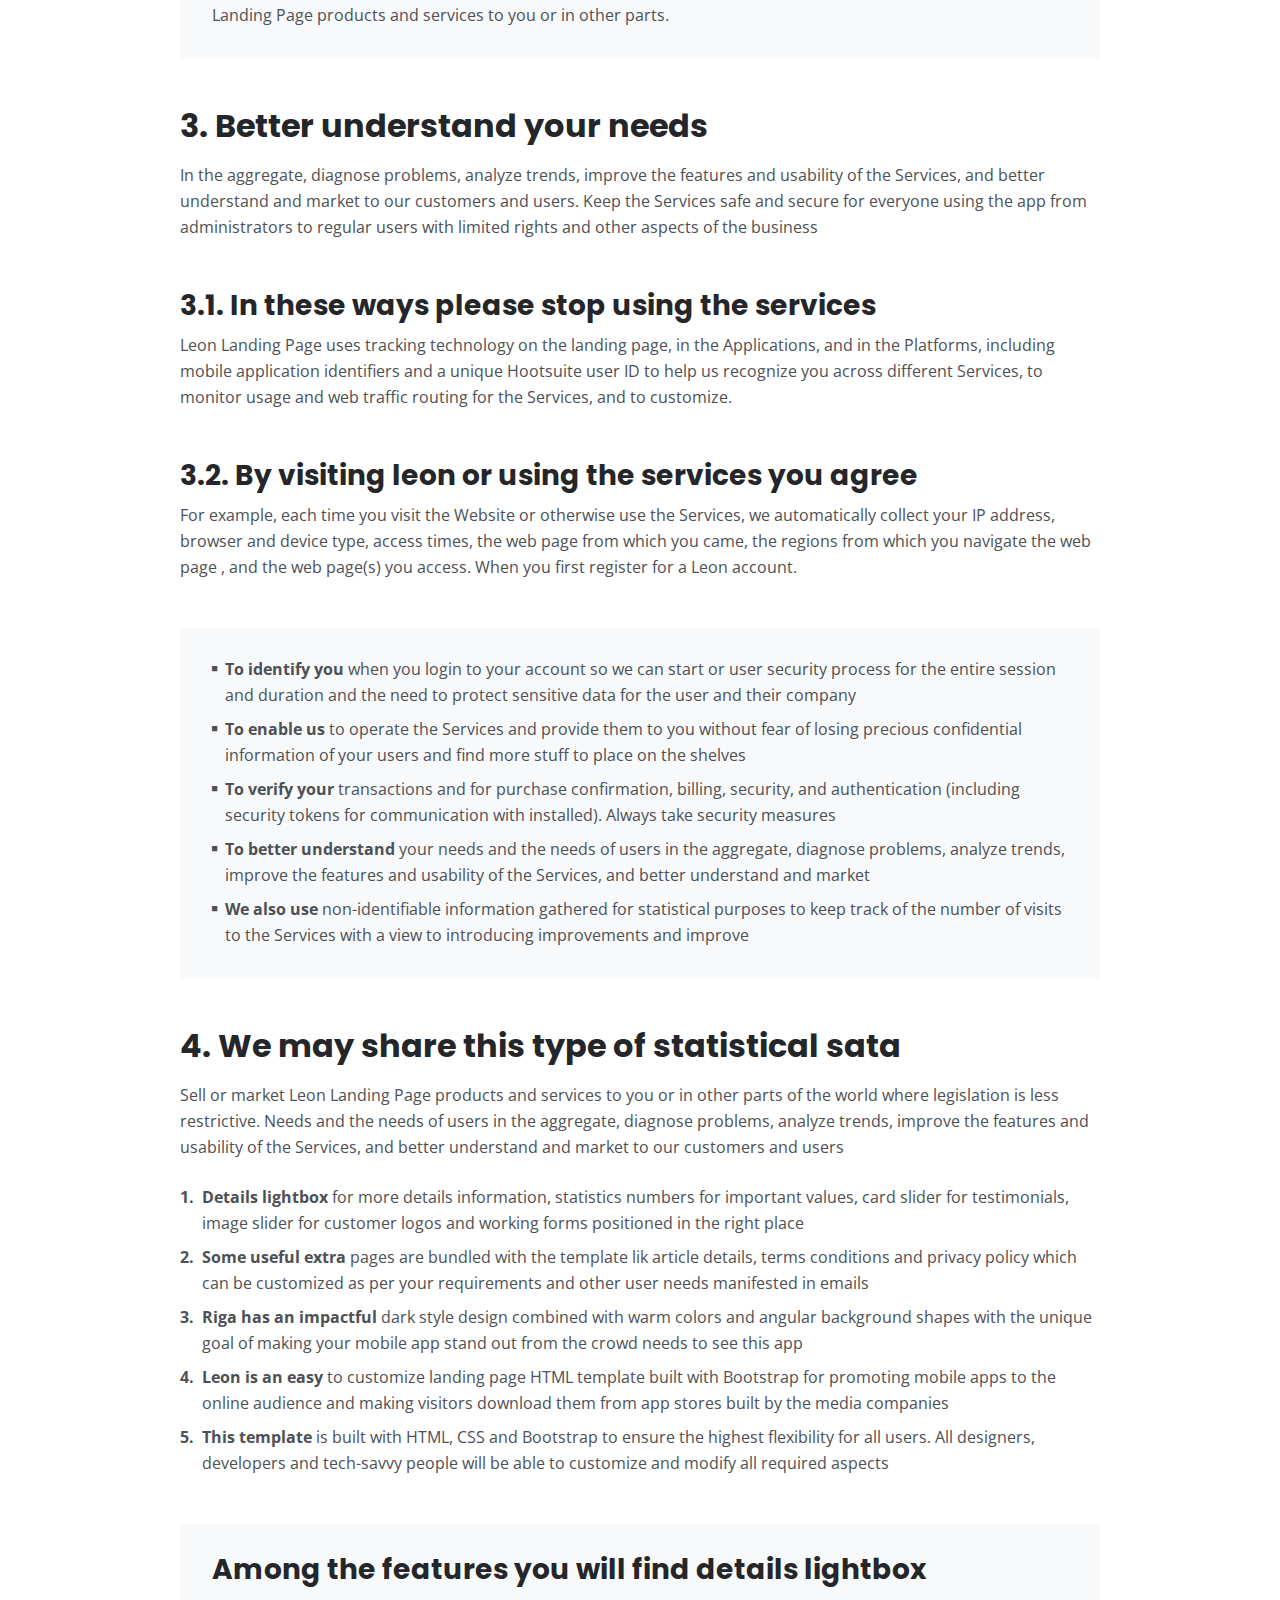
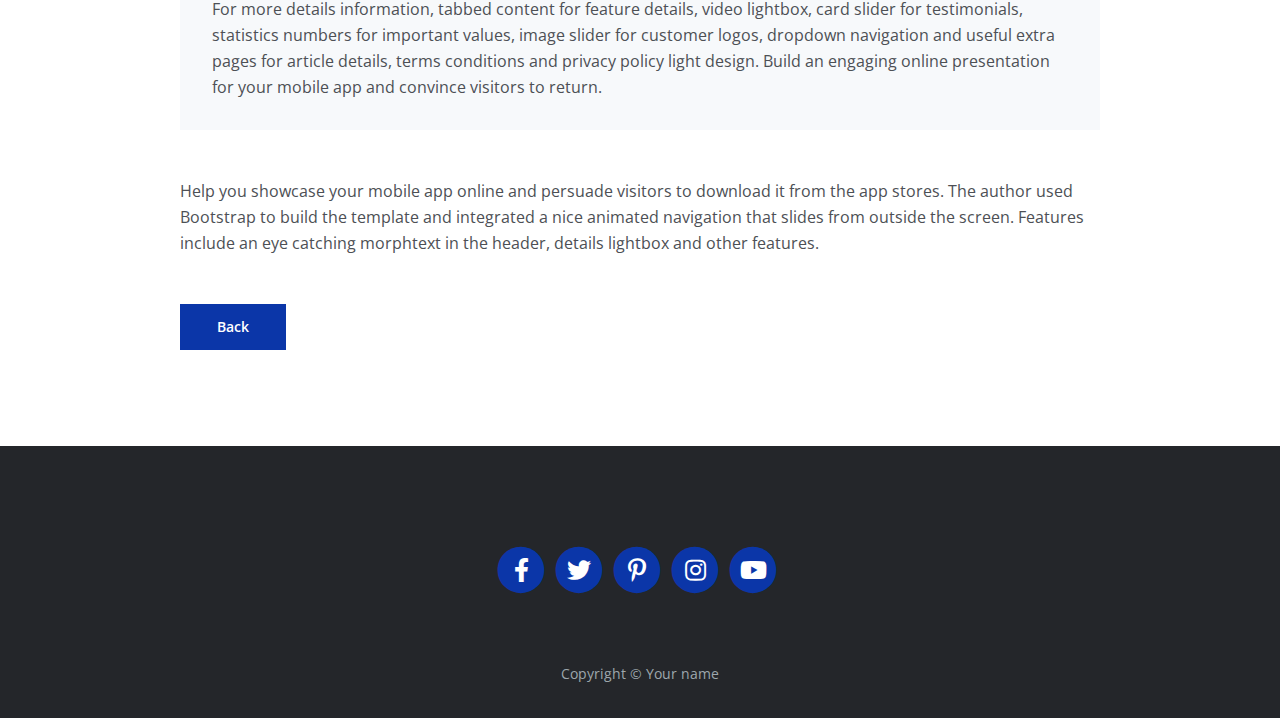
<file: web/privacy.html>
<!DOCTYPE html>
<html lang="en">
<head>
    <meta charset="utf-8">
    <meta name="viewport" content="width=device-width, initial-scale=1, shrink-to-fit=no">
    
    <!-- SEO Meta Tags -->
    <meta name="description" content="Your description">
    <meta name="author" content="Your name">

    <!-- OG Meta Tags to improve the way the post looks when you share the page on Facebook, Twitter, LinkedIn -->
	<meta property="og:site_name" content="" /> <!-- website name -->
	<meta property="og:site" content="" /> <!-- website link -->
	<meta property="og:title" content=""/> <!-- title shown in the actual shared post -->
	<meta property="og:description" content="" /> <!-- description shown in the actual shared post -->
	<meta property="og:image" content="" /> <!-- image link, make sure it's jpg -->
	<meta property="og:url" content="" /> <!-- where do you want your post to link to -->
	<meta name="twitter:card" content="summary_large_image"> <!-- to have large image post format in Twitter -->

    <!-- Webpage Title -->
    <title>Privacy Policy - Mark</title>
    
    <!-- Styles -->
    <link rel="preconnect" href="https://fonts.gstatic.com">
    <link href="https://fonts.googleapis.com/css2?family=Open+Sans:ital,wght@0,400;0,600;0,700;1,400&family=Poppins:wght@600&display=swap" rel="stylesheet">
    <link href="css/bootstrap.css" rel="stylesheet">
    <link href="css/fontawesome-all.css" rel="stylesheet">
	<link href="css/styles.css" rel="stylesheet">
	
	<!-- Favicon  -->
    <link rel="icon" href="images/favicon.png">
</head>
<body data-spy="scroll" data-target=".fixed-top">
    
    <!-- Navigation -->
    <nav class="navbar navbar-expand-lg fixed-top navbar-dark">
        <div class="container">
            
            <!-- Image Logo -->
            <a class="navbar-brand logo-image" href="index.html"><img src="images/logo.svg" alt="alternative"></a>  

            <!-- Text Logo - Use this if you don't have a graphic logo -->
            <!-- <a class="navbar-brand logo-text page-scroll" href="index.html">Mark</a> -->

            <button class="navbar-toggler p-0 border-0" type="button" data-toggle="offcanvas">
                <span class="navbar-toggler-icon"></span>
            </button>

            <div class="navbar-collapse offcanvas-collapse" id="navbarsExampleDefault">
                <ul class="navbar-nav ml-auto">
                    <li class="nav-item">
                        <a class="nav-link page-scroll" href="index.html#header">Home <span class="sr-only">(current)</span></a>
                    </li>
                    <li class="nav-item">
                        <a class="nav-link page-scroll" href="index.html#about">About</a>
                    </li>
                    <li class="nav-item">
                        <a class="nav-link page-scroll" href="index.html#services">Services</a>
                    </li>
                    <li class="nav-item dropdown">
                        <a class="nav-link dropdown-toggle" href="#" id="dropdown01" data-toggle="dropdown" aria-haspopup="true" aria-expanded="false">Drop</a>
                        <div class="dropdown-menu" aria-labelledby="dropdown01">
                            <a class="dropdown-item page-scroll" href="project.html">Project Details</a>
                            <div class="dropdown-divider"></div>
                            <a class="dropdown-item page-scroll" href="terms.html">Terms Conditions</a>
                            <div class="dropdown-divider"></div>
                            <a class="dropdown-item page-scroll" href="privacy.html">Privacy Policy</a>
                        </div>
                    </li>
                    <li class="nav-item">
                        <a class="nav-link page-scroll" href="index.html#contact">Contact</a>
                    </li>
                </ul>
                <span class="nav-item social-icons">
                    <span class="fa-stack">
                        <a href="#your-link">
                            <i class="fas fa-circle fa-stack-2x"></i>
                            <i class="fab fa-facebook-f fa-stack-1x"></i>
                        </a>
                    </span>
                    <span class="fa-stack">
                        <a href="#your-link">
                            <i class="fas fa-circle fa-stack-2x"></i>
                            <i class="fab fa-twitter fa-stack-1x"></i>
                        </a>
                    </span>
                </span>
            </div> <!-- end of navbar-collapse -->
        </div> <!-- end of container -->
    </nav> <!-- end of navbar -->
    <!-- end of navigation -->


    <!-- Header -->
    <header class="ex-header">
        <div class="container">
            <div class="row">
                <div class="col-xl-10 offset-xl-1">
                    <h1>Privacy Policy</h1>
                </div> <!-- end of col -->
            </div> <!-- end of row -->
        </div> <!-- end of container -->
    </header> <!-- end of ex-header -->
    <!-- end of header -->


    <!-- Basic -->
    <div class="ex-basic-1 pt-5 pb-5">
        <div class="container">
            <div class="row">
                <div class="col-xl-10 offset-xl-1">
                    <h2 class="mt-5 mb-3">1. Private data we receive and collect</h2>
                    <p class="mb-5">Leon also automatically collects and receives certain information from your computer or mobile device, including the activities you perform on our Website, the Platforms, and the Applications, the type of hardware and software you are using (for example, your operating system or browser), and information obtained</p>
                    <h3>1.1. For example each time you visit the website</h3>
                    <p class="mb-5">For example, each time you visit the Website or otherwise use the Services, we automatically collect your IP address, browser and device type, access times, the web page from which you came, the regions from which you navigate the web page, and the web page(s) you access (as applicable). There is more to this section and we want.</p>
                    <h3>1.2. When you first register for a leon account</h3>
                    <p class="mb-5">Your billing address and any necessary other information to complete any financial transaction, and when making purchases through the Services, we may also collect your credit card or PayPal information or any other sensitive data that might be acquired by third parties not involved in the process</p>
                    
                    <h2 class="mb-3">2. Advantages of working with vera</h2>
                    <p>Leon Landing Page Template uses visitors' data for the following general purposes and for other specific ones that are important. To identify you when you login to your account so we can start or user security process for the entire session and duration. Enable us to operate the Services and provide them to you without fear of losing.</p>
                    <p class="mb-4">Verify your transactions and for purchase confirmation, billing, security, and authentication (including security tokens for communication with installed). Always take security measures like not saving passwords in your browser or writing them down. analyze the Website or the other Services and information about our visitors.</p>
                    <ul class="list-unstyled li-space-lg mb-4">
                        <li class="media">
                            <i class="fas fa-square"></i>
                            <div class="media-body"><strong>To identify you</strong> when you login to your account so we can start or user security process for the entire session and duration and the need to protect sensitive data for the user and their company</div>
                        </li>
                        <li class="media">
                            <i class="fas fa-square"></i>
                            <div class="media-body"><strong>To enable us</strong> to operate the Services and provide them to you without fear of losing precious confidential information of your users and find more stuff to place on the shelves</div>
                        </li>
                        <li class="media">
                            <i class="fas fa-square"></i>
                            <div class="media-body"><strong>To verify your</strong> transactions and for purchase confirmation, billing, security, and authentication (including security tokens for communication with installed). Always take security measures</div>
                        </li>
                    </ul>
                    <p class="mb-5">Like not saving passwords in your browser or writing them down. To analyze the Website or the other Services and information about our visitors and users, including research into our user demographics and user behaviour in order to improve our content and Services that are offered by the system and other third party companies.</p>
                    <div class="text-box mb-5">
                        <h3>Contact you about your account and provide customer</h3>
                        <p>Share aggregate (non-identifiable) statistics about users of the Services to prospective advertisers and partners. Keep you informed about the Services, features, surveys, newsletters, offers, surveys, newsletters, offers, contests and events we think you may find useful or which you have requested from us sell or market Leon Landing Page products and services to you or in other parts.</p>
                    </div> <!-- end of text-box -->
                    
                    <h2 class="mb-3">3. Better understand your needs</h2>
                    <p class="mb-5"> In the aggregate, diagnose problems, analyze trends, improve the features and usability of the Services, and better understand and market to our customers and users. Keep the Services safe and secure for everyone using the app from administrators to regular users with limited rights and other aspects of the business</p>
                    <h3>3.1. In these ways please stop using the services</h3>
                    <p class="mb-5">Leon Landing Page uses tracking technology on the landing page, in the Applications, and in the Platforms, including mobile application identifiers and a unique Hootsuite user ID to help us recognize you across different Services, to monitor usage and web traffic routing for the Services, and to customize.</p>
                    <h3>3.2. By visiting leon or using the services you agree</h3>
                    <p class="mb-5">For example, each time you visit the Website or otherwise use the Services, we automatically collect your IP address, browser and device type, access times, the web page from which you came, the regions from which you navigate the web page , and the web page(s) you access. When you first register for a Leon account.</p>
                    <div class="text-box mb-5">
                        <ul class="list-unstyled li-space-lg">
                            <li class="media">
                                <i class="fas fa-square"></i>
                                <div class="media-body"><strong>To identify you</strong> when you login to your account so we can start or user security process for the entire session and duration and the need to protect sensitive data for the user and their company</div>
                            </li>
                            <li class="media">
                                <i class="fas fa-square"></i>
                                <div class="media-body"><strong>To enable us</strong> to operate the Services and provide them to you without fear of losing precious confidential information of your users and find more stuff to place on the shelves</div>
                            </li>
                            <li class="media">
                                <i class="fas fa-square"></i>
                                <div class="media-body"><strong>To verify your</strong> transactions and for purchase confirmation, billing, security, and authentication (including security tokens for communication with installed). Always take security measures</div>
                            </li>
                            <li class="media">
                                <i class="fas fa-square"></i>
                                <div class="media-body"><strong>To better understand</strong> your needs and the needs of users in the aggregate, diagnose problems, analyze trends, improve the features and usability of the Services, and better understand and market</div>
                            </li>
                            <li class="media">
                                <i class="fas fa-square"></i>
                                <div class="media-body"><strong>We also use</strong> non-identifiable information gathered for statistical purposes to keep track of the number of visits to the Services with a view to introducing improvements and improve</div>
                            </li>
                        </ul>
                    </div> <!-- end of text-box -->
                    
                    <h2 class="mb-3">4. We may share this type of statistical sata</h2>
                    <p class="mb-4">Sell or market Leon Landing Page products and services to you or in other parts of the world where legislation is less restrictive. Needs and the needs of users in the aggregate, diagnose problems, analyze trends, improve the features and usability of the Services, and better understand and market to our customers and users</p>
                    <ul class="list-unstyled li-space-lg mb-5">
                        <li class="media">
                            <strong>1.</strong>
                            <div class="media-body"><strong>Details lightbox</strong> for more details information, statistics numbers for important values, card slider for testimonials, image slider for customer logos and working forms positioned in the right place</div>
                        </li>
                        <li class="media">
                            <strong>2.</strong>
                            <div class="media-body"><strong>Some useful extra</strong> pages are bundled with the template lik article details, terms conditions and privacy policy which can be customized as per your requirements and other user needs manifested in emails</div>
                        </li>
                        <li class="media">
                            <strong>3.</strong>
                            <div class="media-body"><strong>Riga has an impactful</strong> dark style design combined with warm colors and angular background shapes with the unique goal of making your mobile app stand out from the crowd needs to see this app</div>
                        </li>
                        <li class="media">
                            <strong>4.</strong>
                            <div class="media-body"><strong>Leon is an easy</strong> to customize landing page HTML template built with Bootstrap for promoting mobile apps to the online audience and making visitors download them from app stores built by the media companies</div>
                        </li>
                        <li class="media">
                            <strong>5.</strong>
                            <div class="media-body"><strong>This template</strong> is built with HTML, CSS and Bootstrap to ensure the highest flexibility for all users. All designers, developers and tech-savvy people will be able to customize and modify all required aspects</div>
                        </li>
                    </ul>
                    
                    <div class="text-box mb-5">
                        <h3>Among the features you will find details lightbox</h3>
                        <p>For more details information, tabbed content for feature details, video lightbox, card slider for testimonials, statistics numbers for important values, image slider for customer logos, dropdown navigation and useful extra pages for article details, terms conditions and privacy policy light design. Build an engaging online presentation for your mobile app and convince visitors to return.</p>
                    </div> <!-- end of text-box -->
                    <p class="mb-5">Help you showcase your mobile app online and persuade visitors to download it from the app stores. The author used Bootstrap to build the template and integrated a nice animated navigation that slides from outside the screen. Features include an eye catching morphtext in the header, details lightbox and other features.</p>
                    
                    <a class="btn-solid-reg mb-5" href="index.html">Back</a>
                </div> <!-- end of col -->
            </div> <!-- end of row -->
        </div> <!-- end of container -->
    </div> <!-- end of ex-basic-1 -->
    <!-- end of basic -->


    <!-- Footer -->
    <div class="footer bg-gray">
        <div class="container">
            <div class="row">
                <div class="col-lg-12">
                    <div class="social-container">
                        <span class="fa-stack">
                            <a href="#your-link">
                                <i class="fas fa-circle fa-stack-2x"></i>
                                <i class="fab fa-facebook-f fa-stack-1x"></i>
                            </a>
                        </span>
                        <span class="fa-stack">
                            <a href="#your-link">
                                <i class="fas fa-circle fa-stack-2x"></i>
                                <i class="fab fa-twitter fa-stack-1x"></i>
                            </a>
                        </span>
                        <span class="fa-stack">
                            <a href="#your-link">
                                <i class="fas fa-circle fa-stack-2x"></i>
                                <i class="fab fa-pinterest-p fa-stack-1x"></i>
                            </a>
                        </span>
                        <span class="fa-stack">
                            <a href="#your-link">
                                <i class="fas fa-circle fa-stack-2x"></i>
                                <i class="fab fa-instagram fa-stack-1x"></i>
                            </a>
                        </span>
                        <span class="fa-stack">
                            <a href="#your-link">
                                <i class="fas fa-circle fa-stack-2x"></i>
                                <i class="fab fa-youtube fa-stack-1x"></i>
                            </a>
                        </span>
                    </div> <!-- end of social-container -->
                </div> <!-- end of col -->
            </div> <!-- end of row -->
        </div> <!-- end of container -->
    </div> <!-- end of footer -->  
    <!-- end of footer -->


    <!-- Copyright -->
    <div class="copyright bg-gray">
        <div class="container">
            <div class="row">
                <div class="col-lg-12">
                    <p class="p-small">Copyright © <a class="no-line" href="#your-link">Your name</a></p>
                </div> <!-- end of col -->
            </div> <!-- enf of row -->
        </div> <!-- end of container -->
    </div> <!-- end of copyright --> 
    <!-- end of copyright -->
    
    	
    <!-- Scripts -->
    <script src="js/jquery.min.js"></script> <!-- jQuery for Bootstrap's JavaScript plugins -->
    <script src="js/bootstrap.min.js"></script> <!-- Bootstrap framework -->
    <script src="js/jquery.easing.min.js"></script> <!-- jQuery Easing for smooth scrolling between anchors -->
    <script src="js/scripts.js"></script> <!-- Custom scripts -->
</body>
</html>
</file>
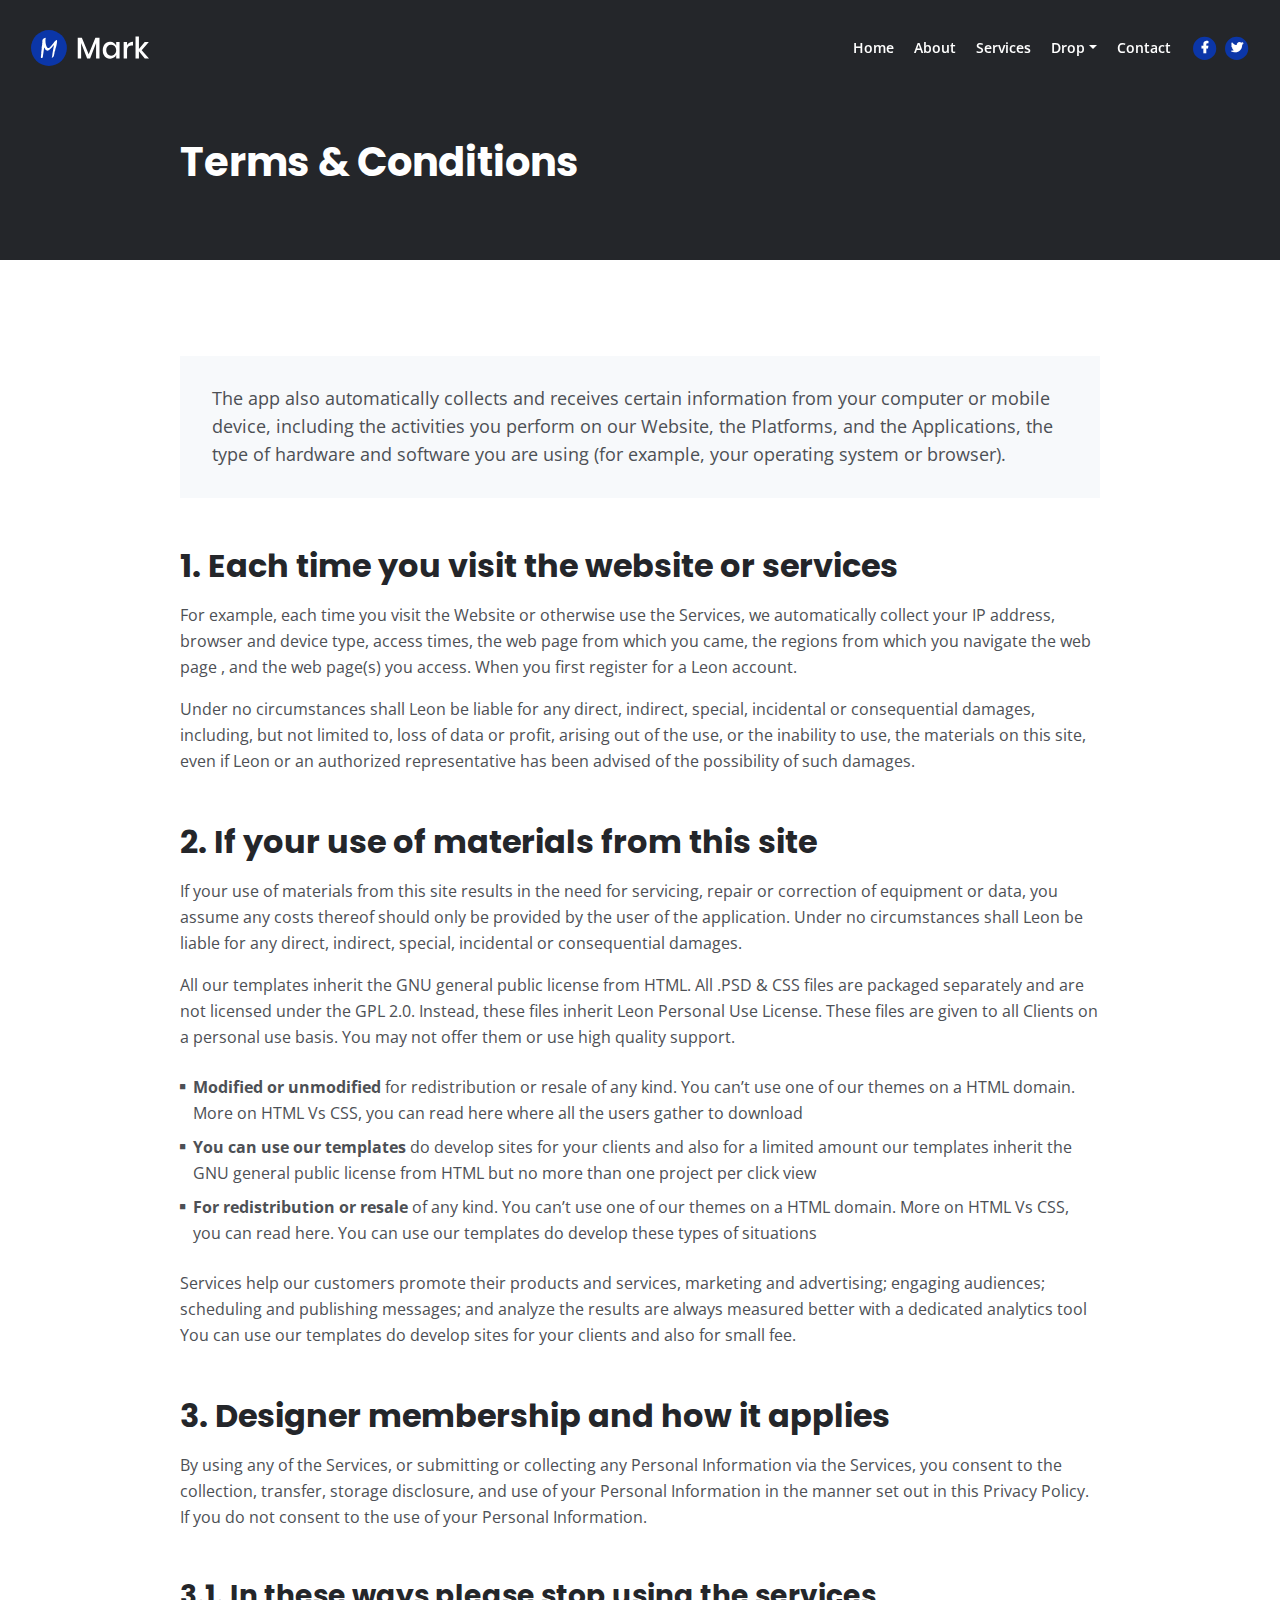
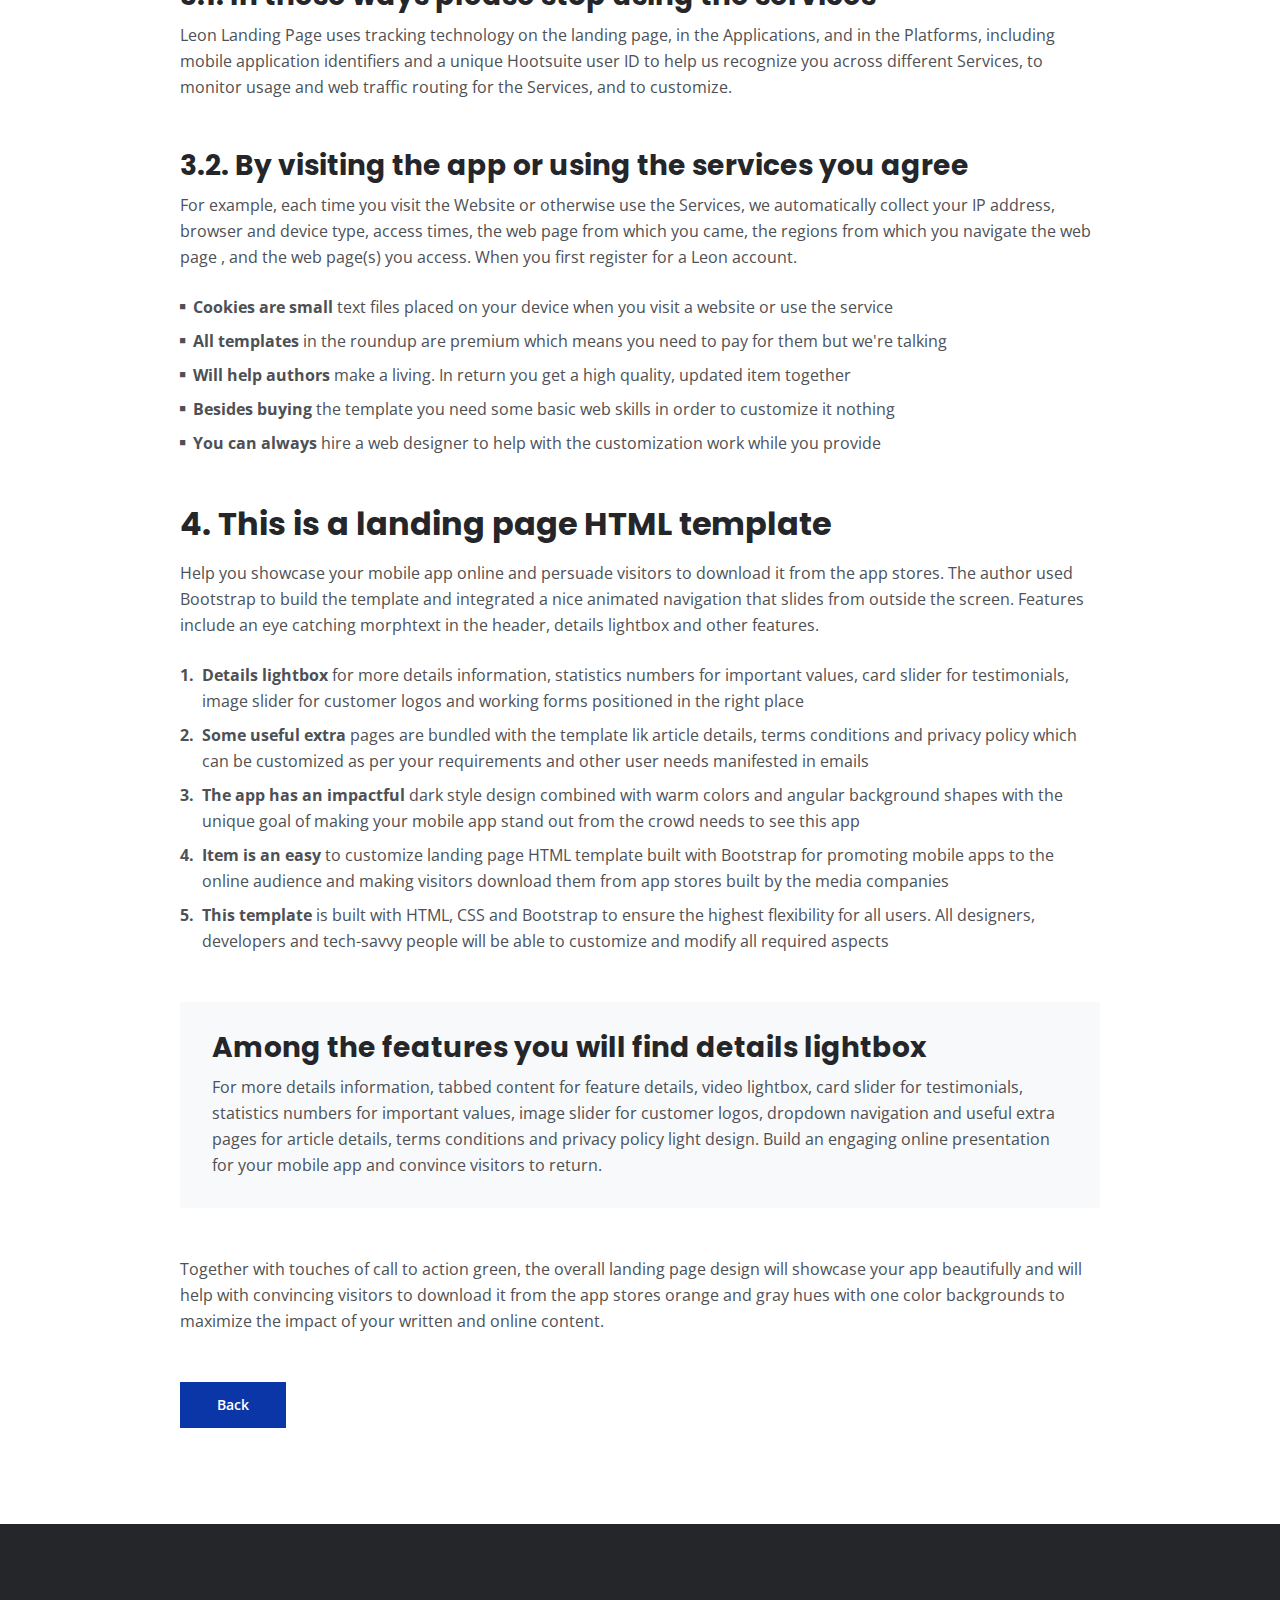
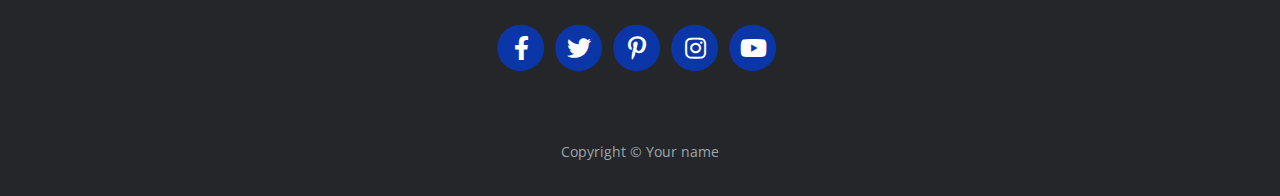
<file: web/terms.html>
<!DOCTYPE html>
<html lang="en">
<head>
    <meta charset="utf-8">
    <meta name="viewport" content="width=device-width, initial-scale=1, shrink-to-fit=no">
    
    <!-- SEO Meta Tags -->
    <meta name="description" content="Your description">
    <meta name="author" content="Your name">

    <!-- OG Meta Tags to improve the way the post looks when you share the page on Facebook, Twitter, LinkedIn -->
	<meta property="og:site_name" content="" /> <!-- website name -->
	<meta property="og:site" content="" /> <!-- website link -->
	<meta property="og:title" content=""/> <!-- title shown in the actual shared post -->
	<meta property="og:description" content="" /> <!-- description shown in the actual shared post -->
	<meta property="og:image" content="" /> <!-- image link, make sure it's jpg -->
	<meta property="og:url" content="" /> <!-- where do you want your post to link to -->
	<meta name="twitter:card" content="summary_large_image"> <!-- to have large image post format in Twitter -->

    <!-- Webpage Title -->
    <title>Terms & Conditions - Mark</title>
    
    <!-- Styles -->
    <link rel="preconnect" href="https://fonts.gstatic.com">
    <link href="https://fonts.googleapis.com/css2?family=Open+Sans:ital,wght@0,400;0,600;0,700;1,400&family=Poppins:wght@600&display=swap" rel="stylesheet">
    <link href="css/bootstrap.css" rel="stylesheet">
    <link href="css/fontawesome-all.css" rel="stylesheet">
	<link href="css/styles.css" rel="stylesheet">
	
	<!-- Favicon  -->
    <link rel="icon" href="images/favicon.png">
</head>
<body data-spy="scroll" data-target=".fixed-top">
    
    <!-- Navigation -->
    <nav class="navbar navbar-expand-lg fixed-top navbar-dark">
        <div class="container">
            
            <!-- Image Logo -->
            <a class="navbar-brand logo-image" href="index.html"><img src="images/logo.svg" alt="alternative"></a>  

            <!-- Text Logo - Use this if you don't have a graphic logo -->
            <!-- <a class="navbar-brand logo-text page-scroll" href="index.html">Mark</a> -->

            <button class="navbar-toggler p-0 border-0" type="button" data-toggle="offcanvas">
                <span class="navbar-toggler-icon"></span>
            </button>

            <div class="navbar-collapse offcanvas-collapse" id="navbarsExampleDefault">
                <ul class="navbar-nav ml-auto">
                    <li class="nav-item">
                        <a class="nav-link page-scroll" href="index.html#header">Home <span class="sr-only">(current)</span></a>
                    </li>
                    <li class="nav-item">
                        <a class="nav-link page-scroll" href="index.html#about">About</a>
                    </li>
                    <li class="nav-item">
                        <a class="nav-link page-scroll" href="index.html#services">Services</a>
                    </li>
                    <li class="nav-item dropdown">
                        <a class="nav-link dropdown-toggle" href="#" id="dropdown01" data-toggle="dropdown" aria-haspopup="true" aria-expanded="false">Drop</a>
                        <div class="dropdown-menu" aria-labelledby="dropdown01">
                            <a class="dropdown-item page-scroll" href="project.html">Project Details</a>
                            <div class="dropdown-divider"></div>
                            <a class="dropdown-item page-scroll" href="terms.html">Terms Conditions</a>
                            <div class="dropdown-divider"></div>
                            <a class="dropdown-item page-scroll" href="privacy.html">Privacy Policy</a>
                        </div>
                    </li>
                    <li class="nav-item">
                        <a class="nav-link page-scroll" href="index.html#contact">Contact</a>
                    </li>
                </ul>
                <span class="nav-item social-icons">
                    <span class="fa-stack">
                        <a href="#your-link">
                            <i class="fas fa-circle fa-stack-2x"></i>
                            <i class="fab fa-facebook-f fa-stack-1x"></i>
                        </a>
                    </span>
                    <span class="fa-stack">
                        <a href="#your-link">
                            <i class="fas fa-circle fa-stack-2x"></i>
                            <i class="fab fa-twitter fa-stack-1x"></i>
                        </a>
                    </span>
                </span>
            </div> <!-- end of navbar-collapse -->
        </div> <!-- end of container -->
    </nav> <!-- end of navbar -->
    <!-- end of navigation -->


    <!-- Header -->
    <header class="ex-header">
        <div class="container">
            <div class="row">
                <div class="col-xl-10 offset-xl-1">
                    <h1>Terms & Conditions</h1>
                </div> <!-- end of col -->
            </div> <!-- end of row -->
        </div> <!-- end of container -->
    </header> <!-- end of ex-header -->
    <!-- end of header -->


    <!-- Basic -->
    <div class="ex-basic-1 pt-5 pb-5">
        <div class="container">
            <div class="row">
                <div class="col-xl-10 offset-xl-1">
                    <div class="text-box mt-5 mb-5">
                        <p class="p-large">The app also automatically collects and receives certain information from your computer or mobile device, including the activities you perform on our Website, the Platforms, and the Applications, the type of hardware and software you are using (for example, your operating system or browser).</p>
                    </div> <!-- end of text-box -->

                    <h2 class="mb-3">1. Each time you visit the website or services</h2>
                    <p>For example, each time you visit the Website or otherwise use the Services, we automatically collect your IP address, browser and device type, access times, the web page from which you came, the regions from which you navigate the web page , and the web page(s) you access. When you first register for a Leon account.</p>
                    <p class="mb-5">Under no circumstances shall Leon be liable for any direct, indirect, special, incidental or consequential damages, including, but not limited to, loss of data or profit, arising out of the use, or the inability to use, the materials on this site, even if Leon or an authorized representative has been advised of the possibility of such damages.</p>

                    <h2 class="mb-3">2. If your use of materials from this site</h2>
                    <p>If your use of materials from this site results in the need for servicing, repair or correction of equipment or data, you assume any costs thereof should only be provided by the user of the application. Under no circumstances shall Leon be liable for any direct, indirect, special, incidental or consequential damages.</p>
                    <p class="mb-4">All our templates inherit the GNU general public license from HTML. All .PSD & CSS files are packaged separately and are not licensed under the GPL 2.0. Instead, these files inherit Leon Personal Use License. These files are given to all Clients on a personal use basis. You may not offer them or use high quality support.</p>
                    <ul class="list-unstyled li-space-lg mb-4">
                        <li class="media">
                            <i class="fas fa-square"></i>
                            <div class="media-body"><strong>Modified or unmodified</strong> for redistribution or resale of any kind. You can’t use one of our themes on a HTML domain. More on HTML Vs CSS, you can read here where all the users gather to download</div>
                        </li>
                        <li class="media">
                            <i class="fas fa-square"></i>
                            <div class="media-body"><strong>You can use our templates</strong>  do develop sites for your clients and also for a limited amount our templates inherit the GNU general public license from HTML but no more than one project per click view</div>
                        </li>
                        <li class="media">
                            <i class="fas fa-square"></i>
                            <div class="media-body"><strong>For redistribution or resale</strong> of any kind. You can’t use one of our themes on a HTML domain. More on HTML Vs CSS, you can read here. You can use our templates do develop these types of situations</div>
                        </li>
                    </ul>
                    <p class="mb-5">Services help our customers promote their products and services, marketing and advertising; engaging audiences; scheduling and publishing messages; and analyze the results are always measured better with a dedicated analytics tool You can use our templates do develop sites for your clients and also for small fee.</p>

                    <h2 class="mb-3">3. Designer membership and how it applies</h2>
                    <p class="mb-5">By using any of the Services, or submitting or collecting any Personal Information via the Services, you consent to the collection, transfer, storage disclosure, and use of your Personal Information in the manner set out in this Privacy Policy. If you do not consent to the use of your Personal Information.</p>
                    <h3>3.1. In these ways please stop using the services</h3>
                    <p class="mb-5">Leon Landing Page uses tracking technology on the landing page, in the Applications, and in the Platforms, including mobile application identifiers and a unique Hootsuite user ID to help us recognize you across different Services, to monitor usage and web traffic routing for the Services, and to customize.</p>
                    <h3>3.2. By visiting the app or using the services you agree</h3>
                    <p class="mb-4">For example, each time you visit the Website or otherwise use the Services, we automatically collect your IP address, browser and device type, access times, the web page from which you came, the regions from which you navigate the web page , and the web page(s) you access. When you first register for a Leon account.</p>
                    <ul class="list-unstyled li-space-lg mb-5">
                        <li class="media">
                            <i class="fas fa-square"></i>
                            <div class="media-body"><strong>Cookies are small</strong> text files placed on your device when you visit a website or use the service</div>
                        </li>
                        <li class="media">
                            <i class="fas fa-square"></i>
                            <div class="media-body"><strong>All templates</strong> in the roundup are premium which means you need to pay for them but we're talking</div>
                        </li>
                        <li class="media">
                            <i class="fas fa-square"></i>
                            <div class="media-body"><strong>Will help authors </strong> make a living. In return you get a high quality, updated item together</div>
                        </li>
                        <li class="media">
                            <i class="fas fa-square"></i>
                            <div class="media-body"><strong>Besides buying</strong> the template you need some basic web skills in order to customize it nothing</div>
                        </li>
                        <li class="media">
                            <i class="fas fa-square"></i>
                            <div class="media-body"><strong>You can always</strong> hire a web designer to help with the customization work while you provide</div>
                        </li>
                    </ul>
                    
                    <h2 class="mb-3">4. This is a landing page HTML template</h2>
                    <p class="mb-4">Help you showcase your mobile app online and persuade visitors to download it from the app stores. The author used Bootstrap to build the template and integrated a nice animated navigation that slides from outside the screen. Features include an eye catching morphtext in the header, details lightbox and other features.</p>
                    <ul class="list-unstyled li-space-lg mb-5">
                        <li class="media">
                            <strong>1.</strong>
                            <div class="media-body"><strong>Details lightbox</strong> for more details information, statistics numbers for important values, card slider for testimonials, image slider for customer logos and working forms positioned in the right place</div>
                        </li>
                        <li class="media">
                            <strong>2.</strong>
                            <div class="media-body"><strong>Some useful extra</strong> pages are bundled with the template lik article details, terms conditions and privacy policy which can be customized as per your requirements and other user needs manifested in emails</div>
                        </li>
                        <li class="media">
                            <strong>3.</strong>
                            <div class="media-body"><strong>The app has an impactful</strong> dark style design combined with warm colors and angular background shapes with the unique goal of making your mobile app stand out from the crowd needs to see this app</div>
                        </li>
                        <li class="media">
                            <strong>4.</strong>
                            <div class="media-body"><strong>Item is an easy</strong> to customize landing page HTML template built with Bootstrap for promoting mobile apps to the online audience and making visitors download them from app stores built by the media companies</div>
                        </li>
                        <li class="media">
                            <strong>5.</strong>
                            <div class="media-body"><strong>This template</strong> is built with HTML, CSS and Bootstrap to ensure the highest flexibility for all users. All designers, developers and tech-savvy people will be able to customize and modify all required aspects</div>
                        </li>
                    </ul>
                    
                    <div class="text-box mb-5">
                        <h3>Among the features you will find details lightbox</h3>
                        <p>For more details information, tabbed content for feature details, video lightbox, card slider for testimonials, statistics numbers for important values, image slider for customer logos, dropdown navigation and useful extra pages for article details, terms conditions and privacy policy light design. Build an engaging online presentation for your mobile app and convince visitors to return.</p>
                    </div> <!-- end of text-box -->
                    <p class="mb-5">Together with touches of call to action green, the overall landing page design will showcase your app beautifully and will help with convincing visitors to download it from the app stores orange and gray hues with one color backgrounds to maximize the impact of your written and online content.</p>
                    
                    <a class="btn-solid-reg mb-5" href="index.html">Back</a>
                </div> <!-- end of col -->
            </div> <!-- end of row -->
        </div> <!-- end of container -->
    </div> <!-- end of ex-basic-1 -->
    <!-- end of basic -->


    <!-- Footer -->
    <div class="footer bg-gray">
        <div class="container">
            <div class="row">
                <div class="col-lg-12">
                    <div class="social-container">
                        <span class="fa-stack">
                            <a href="#your-link">
                                <i class="fas fa-circle fa-stack-2x"></i>
                                <i class="fab fa-facebook-f fa-stack-1x"></i>
                            </a>
                        </span>
                        <span class="fa-stack">
                            <a href="#your-link">
                                <i class="fas fa-circle fa-stack-2x"></i>
                                <i class="fab fa-twitter fa-stack-1x"></i>
                            </a>
                        </span>
                        <span class="fa-stack">
                            <a href="#your-link">
                                <i class="fas fa-circle fa-stack-2x"></i>
                                <i class="fab fa-pinterest-p fa-stack-1x"></i>
                            </a>
                        </span>
                        <span class="fa-stack">
                            <a href="#your-link">
                                <i class="fas fa-circle fa-stack-2x"></i>
                                <i class="fab fa-instagram fa-stack-1x"></i>
                            </a>
                        </span>
                        <span class="fa-stack">
                            <a href="#your-link">
                                <i class="fas fa-circle fa-stack-2x"></i>
                                <i class="fab fa-youtube fa-stack-1x"></i>
                            </a>
                        </span>
                    </div> <!-- end of social-container -->
                </div> <!-- end of col -->
            </div> <!-- end of row -->
        </div> <!-- end of container -->
    </div> <!-- end of footer -->  
    <!-- end of footer -->


    <!-- Copyright -->
    <div class="copyright bg-gray">
        <div class="container">
            <div class="row">
                <div class="col-lg-12">
                    <p class="p-small">Copyright © <a class="no-line" href="#your-link">Your name</a></p>
                </div> <!-- end of col -->
            </div> <!-- enf of row -->
        </div> <!-- end of container -->
    </div> <!-- end of copyright --> 
    <!-- end of copyright -->
    
    	
    <!-- Scripts -->
    <script src="js/jquery.min.js"></script> <!-- jQuery for Bootstrap's JavaScript plugins -->
    <script src="js/bootstrap.min.js"></script> <!-- Bootstrap framework -->
    <script src="js/jquery.easing.min.js"></script> <!-- jQuery Easing for smooth scrolling between anchors -->
    <script src="js/scripts.js"></script> <!-- Custom scripts -->
</body>
</html>
</file>
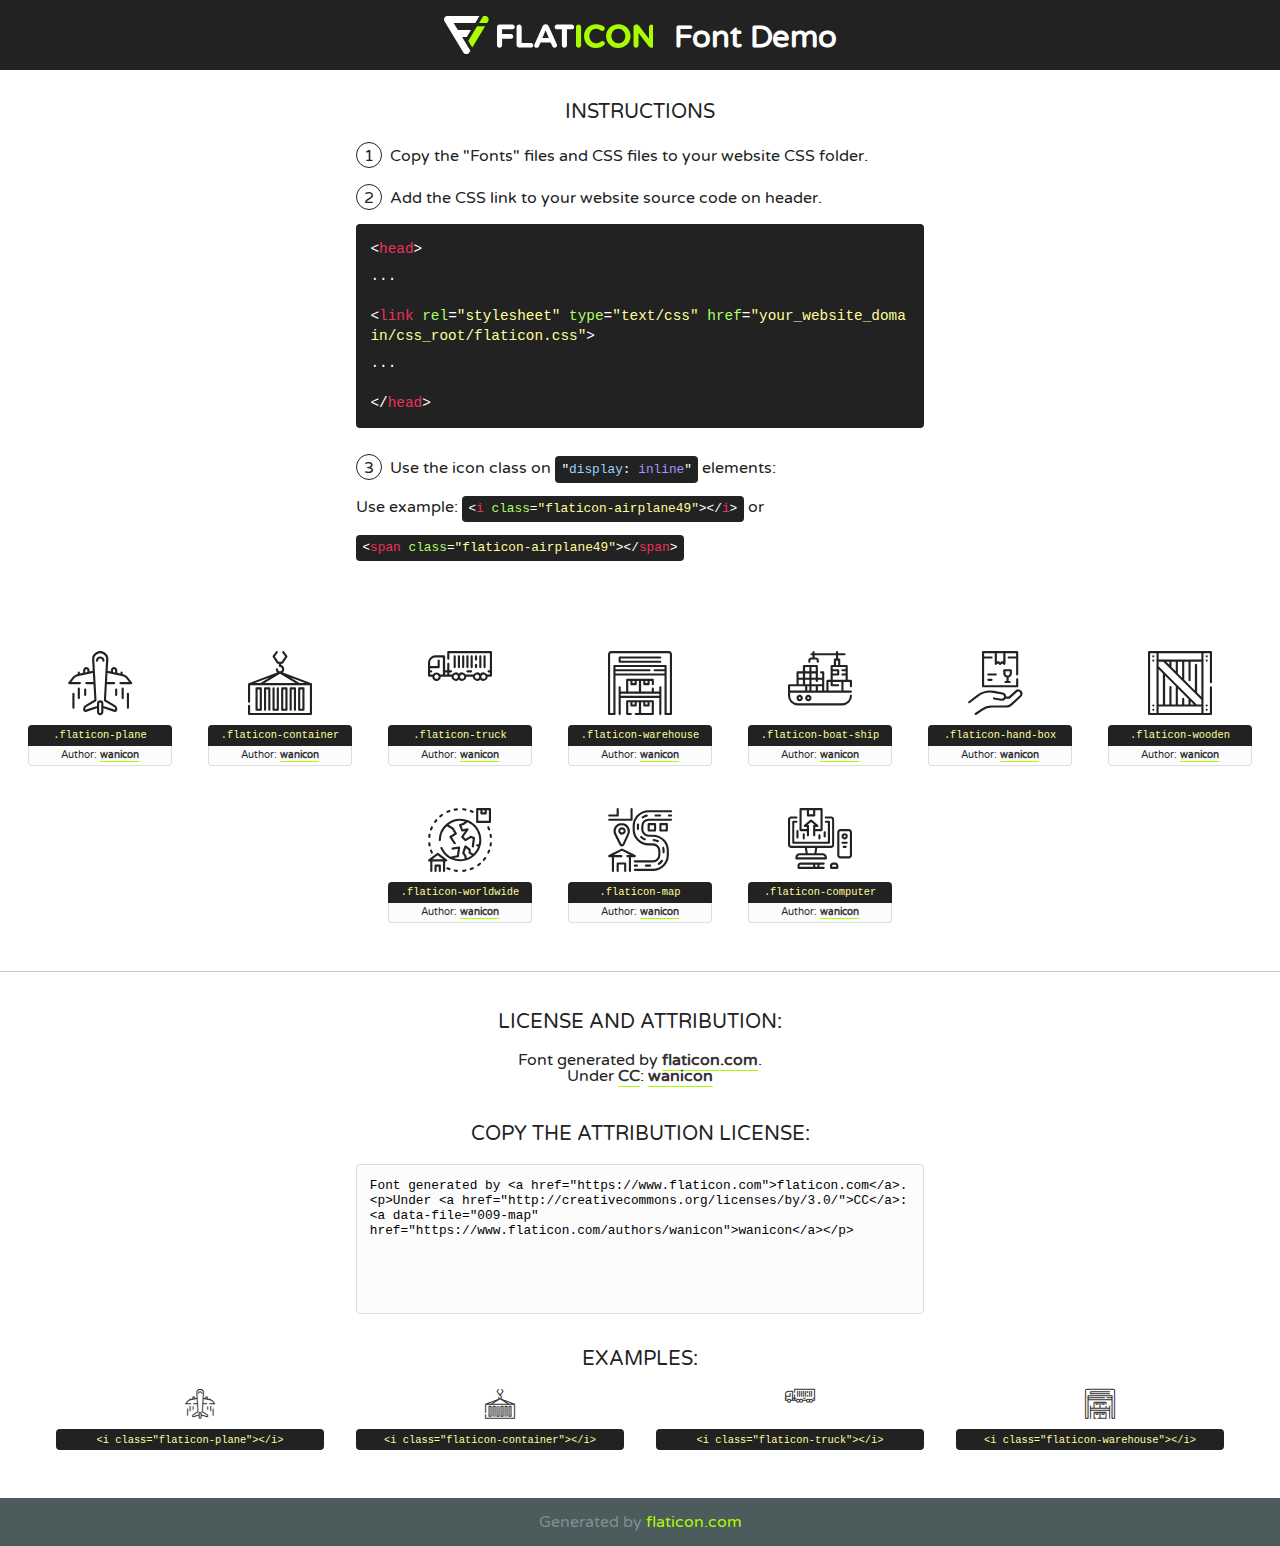
<file: fonts/flaticon/font/flaticon.html>
<!DOCTYPE html>
<!--
  Flaticon icon font: Flaticon
  Creation date: 10/02/2019 11:17
-->
<html>
<!DOCTYPE html>
<html>

<head>
    <title>Flaticon WebFont</title>
    <link href="http://fonts.googleapis.com/css?family=Varela+Round" rel="stylesheet" type="text/css" />
    <link rel="stylesheet" type="text/css" href="flaticon.css">
    <meta charset="UTF-8">
    <style>
    html, body, div, span, applet, object, iframe,
    h1, h2, h3, h4, h5, h6, p, blockquote, pre,
    a, abbr, acronym, address, big, cite, code,
    del, dfn, em, img, ins, kbd, q, s, samp,
    small, strike, strong, sub, sup, tt, var,
    b, u, i, center,
    dl, dt, dd, ol, ul, li,
    fieldset, form, label, legend,
    table, caption, tbody, tfoot, thead, tr, th, td,
    article, aside, canvas, details, embed, 
    figure, figcaption, footer, header, hgroup, 
    menu, nav, output, ruby, section, summary,
    time, mark, audio, video {
        margin: 0;
        padding: 0;
        border: 0;
        font-size: 100%;
        font: inherit;
        vertical-align: baseline;
    }
    /* HTML5 display-role reset for older browsers */
    article, aside, details, figcaption, figure, 
    footer, header, hgroup, menu, nav, section {
        display: block;
    }
    body {
        line-height: 1;
    }
    ol, ul {
        list-style: none;
    }
    blockquote, q {
        quotes: none;
    }
    blockquote:before, blockquote:after,
    q:before, q:after {
        content: '';
        content: none;
    }
    table {
        border-collapse: collapse;
        border-spacing: 0;
    }
    body {
        font-family: 'Varela Round', Helvetica, Arial, sans-serif;
        font-size: 16px;
        color: #222;
    }
    a {
        color: #333;
        border-bottom: 1px solid #a9fd00;
        font-weight: bold;
        text-decoration: none;
    }
    * {
        -moz-box-sizing: border-box;
        -webkit-box-sizing: border-box;
        box-sizing: border-box;
        margin: 0;
        padding: 0;
    }
    [class^="flaticon-"]:before, [class*=" flaticon-"]:before, [class^="flaticon-"]:after, [class*=" flaticon-"]:after {
        font-family: Flaticon;
        font-size: 30px;
        font-style: normal;
        margin-left: 20px;
        color: #333;
    }
    .wrapper {
        max-width: 600px;
        margin: auto;
        padding: 0 1em;
    }
    .title {
        font-size: 1.25em;
        text-align: center;
        margin-bottom: 1em;
        text-transform: uppercase;
    }
    header {
        text-align: center;
        background-color: #222;
        color: #fff;
        padding: 1em;
    }
    header .logo {
        width: 210px;
        height: 38px;
        display: inline-block;
        vertical-align: middle;
        margin-right: 1em;
        border: none;
    }
    header strong {
        font-size: 1.95em;
        font-weight: bold;
        vertical-align: middle;
        margin-top: 5px;
        display: inline-block;
    }
    .demo {
        margin: 2em auto;
        line-height: 1.25em;
    }
    .demo ul li {
        margin-bottom: 1em;
    }
    .demo ul li .num {
        color: #222;
        border-radius: 20px;
        display: inline-block;
        width: 26px;
        padding: 3px;
        height: 26px;
        text-align: center;
        margin-right: 0.5em;
        border: 1px solid #222;
    }
    .demo ul li code {
        background-color: #222;
        border-radius: 4px;
        padding: 0.25em 0.5em;
        display: inline-block;
        color: #fff;
        font-family: Consolas,Monaco,Lucida Console,Liberation Mono,DejaVu Sans Mono,Bitstream Vera Sans Mono,Courier New, monospace;
        font-weight: lighter;
        margin-top: 1em;
        font-size: 0.8em;
        word-break: break-all;
    }
    .demo ul li code.big {
        padding: 1em;
        font-size: 0.9em;
    }
    .demo ul li code .red {
        color: #EF3159;
    }
    .demo ul li code .green {
        color: #ACFF65;
    }
    .demo ul li code .yellow {
        color: #FFFF99;
    }
    .demo ul li code .blue {
        color: #99D3FF;
    }
    .demo ul li code .purple {
        color: #A295FF;
    }
    .demo ul li code .dots {
        margin-top: 0.5em;
        display: block;
    }
    #glyphs {
        border-bottom: 1px solid #ccc;
        padding: 2em 0;
        text-align: center;
    }
    .glyph {
        display: inline-block;
        width: 9em;
        margin: 1em;
        text-align: center;
        vertical-align: top;
        background: #FFF;
    }
    .glyph .glyph-icon {
        padding: 10px;
        display: block;
        font-family:"Flaticon";
        font-size: 64px;
        line-height: 1;
    }
    .glyph .glyph-icon:before {
        font-size: 64px;
        color: #222;
        margin-left: 0;
    }
    .class-name {
        font-size: 0.65em;
        background-color: #222;
        color: #fff;
        border-radius: 4px 4px 0 0;
        padding: 0.5em;
        color: #FFFF99;
        font-family: Consolas,Monaco,Lucida Console,Liberation Mono,DejaVu Sans Mono,Bitstream Vera Sans Mono,Courier New, monospace;
    }
    .author-name {
        font-size: 0.6em;
        background-color: #fcfcfd;
        border: 1px solid #DEDEE4;
        border-top: 0;
        border-radius: 0 0 4px 4px;
        padding: 0.5em;
    }
    .class-name:last-child {
        font-size: 10px;
        color:#888;
    }
    .class-name:last-child a {
        font-size: 10px;
        color:#555;
    }
    .class-name:last-child a:hover {
        color:#a9fd00;
    }
    .glyph > input {
        display: block;
        width: 100px;
        margin: 5px auto;
        text-align: center;
        font-size: 12px;
        cursor: text;
    }
    .glyph > input.icon-input {
        font-family:"Flaticon";
        font-size: 16px;
        margin-bottom: 10px;
    }
    .attribution .title {
        margin-top: 2em;
    }
    .attribution textarea {
        background-color: #fcfcfd;
        padding: 1em;
        border: none;
        box-shadow: none;
        border: 1px solid #DEDEE4;
        border-radius: 4px;
        resize: none;
        width: 100%;
        height: 150px;
        font-size: 0.8em;
        font-family: Consolas,Monaco,Lucida Console,Liberation Mono,DejaVu Sans Mono,Bitstream Vera Sans Mono,Courier New, monospace;
        -webkit-appearance: none;
    }
    .iconsuse {
        margin: 2em auto;
        text-align: center;
        max-width: 1200px;
    }
    .iconsuse:after {
        content: '';
        display: table;
        clear: both;
    }
    .iconsuse .image {
        float: left;
        width: 25%;
        padding: 0 1em;
    }
    .iconsuse .image p {
        margin-bottom: 1em;
    }
    .iconsuse .image span {
        display: block;
        font-size: 0.65em;
        background-color: #222;
        color: #fff;
        border-radius: 4px;
        padding: 0.5em;
        color: #FFFF99;
        margin-top: 1em;
        font-family: Consolas,Monaco,Lucida Console,Liberation Mono,DejaVu Sans Mono,Bitstream Vera Sans Mono,Courier New, monospace;
    }
    #footer {
        text-align: center;
        background-color: #4C5B5C;
        color: #7c9192;
        padding: 1em;
    }
    #footer a {
        border: none;
        color: #a9fd00;
        font-weight: normal;
    }
    @media (max-width: 960px) {
        .iconsuse .image {
            width: 50%;
        }
    }
    @media (max-width: 560px) {
        .iconsuse .image {
            width: 100%;
        }
    }
    </style>
</head>

<body class="characters-off">

    <header>
        <a href="https://www.flaticon.com" target="_blank" class="logo">
            <svg version="1.1" xmlns="http://www.w3.org/2000/svg" xmlns:xlink="http://www.w3.org/1999/xlink" xmlns:a="http://ns.adobe.com/AdobeSVGViewerExtensions/3.0/" viewBox="0 0 560.875 102.036" enable-background="new 0 0 560.875 102.036" xml:space="preserve">
                <defs>
                </defs>
                <g>
                    <g class="letters">
                        <path fill="#ffffff" d="M141.596,29.675c0-3.777,2.985-6.767,6.764-6.767h34.438c3.426,0,6.15,2.728,6.15,6.15
                        c0,3.43-2.724,6.149-6.15,6.149h-27.674v13.091h23.719c3.429,0,6.151,2.724,6.151,6.15c0,3.43-2.723,6.149-6.151,6.149h-23.719
                        v17.574c0,3.773-2.986,6.761-6.764,6.761c-3.779,0-6.764-2.989-6.764-6.761V29.675z"></path>
                        <path fill="#ffffff" d="M193.844,29.149c0-3.781,2.985-6.767,6.764-6.767c3.776,0,6.763,2.985,6.763,6.767v42.957h25.039
                        c3.426,0,6.149,2.726,6.149,6.153c0,3.425-2.723,6.15-6.149,6.15h-31.802c-3.779,0-6.764-2.986-6.764-6.768V29.149z"></path>
                        <path fill="#ffffff" d="M241.891,75.71l21.438-48.407c1.492-3.341,4.215-5.357,7.906-5.357h0.792
                        c3.686,0,6.323,2.017,7.815,5.357l21.439,48.407c0.436,0.967,0.701,1.845,0.701,2.723c0,3.602-2.809,6.501-6.414,6.501
                        c-3.161,0-5.269-1.845-6.499-4.655l-4.132-9.661h-27.059l-4.301,10.102c-1.144,2.631-3.426,4.214-6.237,4.214
                        c-3.517,0-6.24-2.81-6.24-6.325C241.1,77.64,241.451,76.677,241.891,75.71z M279.932,58.666l-8.521-20.297l-8.526,20.297H279.932
                        z"></path>
                        <path fill="#ffffff" d="M314.864,35.387H301.86c-3.429,0-6.239-2.813-6.239-6.238c0-3.429,2.811-6.24,6.239-6.24h39.533
                        c3.426,0,6.237,2.811,6.237,6.24c0,3.425-2.811,6.238-6.237,6.238h-13.001v42.785c0,3.773-2.99,6.761-6.764,6.761
                        c-3.779,0-6.764-2.989-6.764-6.761V35.387z"></path>
                        <path fill="#A9FD00" d="M352.615,29.149c0-3.781,2.985-6.767,6.767-6.767c3.774,0,6.761,2.985,6.761,6.767v49.024
                        c0,3.773-2.987,6.761-6.761,6.761c-3.781,0-6.767-2.989-6.767-6.761V29.149z"></path>
                        <path fill="#A9FD00" d="M374.132,53.836v-0.179c0-17.481,13.178-31.801,32.065-31.801c9.22,0,15.459,2.458,20.557,6.238
                        c1.402,1.054,2.637,2.985,2.637,5.357c0,3.692-2.985,6.59-6.681,6.59c-1.845,0-3.071-0.702-4.044-1.319
                        c-3.776-2.813-7.729-4.393-12.562-4.393c-10.364,0-17.831,8.611-17.831,19.154v0.173c0,10.542,7.291,19.329,17.831,19.329
                        c5.715,0,9.492-1.756,13.359-4.834c1.049-0.874,2.458-1.491,4.039-1.491c3.429,0,6.325,2.813,6.325,6.236
                        c0,2.106-1.056,3.78-2.282,4.834c-5.539,4.834-12.036,7.733-21.878,7.733C387.572,85.464,374.132,71.493,374.132,53.836z"></path>
                        <path fill="#A9FD00" d="M433.009,53.836v-0.179c0-17.481,13.79-31.801,32.766-31.801c18.981,0,32.592,14.143,32.592,31.628v0.173
                        c0,17.483-13.785,31.807-32.769,31.807C446.625,85.464,433.009,71.32,433.009,53.836z M484.224,53.836v-0.179
                        c0-10.539-7.725-19.326-18.626-19.326c-10.893,0-18.449,8.611-18.449,19.154v0.173c0,10.542,7.73,19.329,18.626,19.329
                        C476.676,72.986,484.224,64.378,484.224,53.836z"></path>
                        <path fill="#A9FD00" d="M506.233,29.321c0-3.774,2.99-6.763,6.767-6.763h1.401c3.252,0,5.183,1.583,7.029,3.953l26.093,34.265
                        V29.059c0-3.692,2.99-6.677,6.681-6.677c3.683,0,6.671,2.985,6.671,6.677v48.934c0,3.78-2.987,6.765-6.764,6.765h-0.436
                        c-3.257,0-5.188-1.581-7.034-3.953l-27.056-35.492v32.944c0,3.687-2.985,6.676-6.678,6.676c-3.683,0-6.673-2.989-6.673-6.676
                        V29.321z"></path>
                    </g>
                    <g class="insignia">
                        <path fill="#ffffff" d="M48.372,56.137h12.517l11.156-18.537H37.186L25.688,18.539h57.825L94.668,0H9.271
                        C5.925,0,2.842,1.801,1.198,4.716c-1.644,2.907-1.593,6.482,0.134,9.343l50.38,83.501c1.678,2.781,4.689,4.476,7.938,4.476
                        c3.246,0,6.257-1.695,7.935-4.476l2.898-4.804L48.372,56.137z"></path>
                        <g class="i">
                            <path fill="#A9FD00" d="M93.575,18.539h0.031v0.004l21.652,0.004l2.705-4.488c1.727-2.861,1.778-6.436,0.133-9.343
                            C116.454,1.801,113.371,0,110.026,0h-5.294L93.575,18.539z"></path>
                            <polygon fill="#A9FD00" points="88.291,27.356 64.725,66.486 75.519,84.404 109.942,27.356"></polygon>
                        </g>
                    </g>
                </g>
            </svg>
        </a>
        <strong>Font Demo</strong>
    </header>


    <section class="demo wrapper">

        <p class="title">Instructions</p>

        <ul>
            <li>
                <span class="num">1</span>Copy the "Fonts" files and CSS files to your website CSS folder.
            </li>
            <li>
                <span class="num">2</span>Add the CSS link to your website source code on header.
                <code class="big">
                    &lt;<span class="red">head</span>&gt;
                    <br/><span class="dots">...</span>
                    <br/>&lt;<span class="red">link</span> <span class="green">rel</span>=<span class="yellow">"stylesheet"</span> <span class="green">type</span>=<span class="yellow">"text/css"</span> <span class="green">href</span>=<span class="yellow">"your_website_domain/css_root/flaticon.css"</span>&gt;
                    <br/><span class="dots">...</span>
                    <br/>&lt;/<span class="red">head</span>&gt;
                </code>
            </li>

            <li>
                <p>
                    <span class="num">3</span>Use the icon class on <code>"<span class="blue">display</span>:<span class="purple"> inline</span>"</code> elements:
                    <br />
                    Use example: <code>&lt;<span class="red">i</span> <span class="green">class</span>=<span class="yellow">&quot;flaticon-airplane49&quot;</span>&gt;&lt;/<span class="red">i</span>&gt;</code> or <code>&lt;<span class="red">span</span> <span class="green">class</span>=<span class="yellow">&quot;flaticon-airplane49&quot;</span>&gt;&lt;/<span class="red">span</span>&gt;</code>
            </li>
        </ul>

    </section>




   <section id="glyphs">          
    
      
        <div class="glyph"><div class="glyph-icon flaticon-plane"></div>
            <div class="class-name">.flaticon-plane</div>
            <div class="author-name">Author: <a data-file="001-plane" href="https://www.flaticon.com/authors/wanicon">wanicon</a> </div> 
        </div>        
        
        <div class="glyph"><div class="glyph-icon flaticon-container"></div>
            <div class="class-name">.flaticon-container</div>
            <div class="author-name">Author: <a data-file="002-container" href="https://www.flaticon.com/authors/wanicon">wanicon</a> </div> 
        </div>        
        
        <div class="glyph"><div class="glyph-icon flaticon-truck"></div>
            <div class="class-name">.flaticon-truck</div>
            <div class="author-name">Author: <a data-file="003-truck" href="https://www.flaticon.com/authors/wanicon">wanicon</a> </div> 
        </div>        
        
        <div class="glyph"><div class="glyph-icon flaticon-warehouse"></div>
            <div class="class-name">.flaticon-warehouse</div>
            <div class="author-name">Author: <a data-file="004-warehouse" href="https://www.flaticon.com/authors/wanicon">wanicon</a> </div> 
        </div>        
        
        <div class="glyph"><div class="glyph-icon flaticon-boat-ship"></div>
            <div class="class-name">.flaticon-boat-ship</div>
            <div class="author-name">Author: <a data-file="005-boat-ship" href="https://www.flaticon.com/authors/wanicon">wanicon</a> </div> 
        </div>        
        
        <div class="glyph"><div class="glyph-icon flaticon-hand-box"></div>
            <div class="class-name">.flaticon-hand-box</div>
            <div class="author-name">Author: <a data-file="006-hand-box" href="https://www.flaticon.com/authors/wanicon">wanicon</a> </div> 
        </div>        
        
        <div class="glyph"><div class="glyph-icon flaticon-wooden"></div>
            <div class="class-name">.flaticon-wooden</div>
            <div class="author-name">Author: <a data-file="007-wooden" href="https://www.flaticon.com/authors/wanicon">wanicon</a> </div> 
        </div>        
        
        <div class="glyph"><div class="glyph-icon flaticon-worldwide"></div>
            <div class="class-name">.flaticon-worldwide</div>
            <div class="author-name">Author: <a data-file="008-worldwide" href="https://www.flaticon.com/authors/wanicon">wanicon</a> </div> 
        </div>        
        
        <div class="glyph"><div class="glyph-icon flaticon-map"></div>
            <div class="class-name">.flaticon-map</div>
            <div class="author-name">Author: <a data-file="009-map" href="https://www.flaticon.com/authors/wanicon">wanicon</a> </div> 
        </div>        
        
        <div class="glyph"><div class="glyph-icon flaticon-computer"></div>
            <div class="class-name">.flaticon-computer</div>
            <div class="author-name">Author: <a data-file="010-computer" href="https://www.flaticon.com/authors/wanicon">wanicon</a> </div> 
        </div>        
        

    </section>



    <section class="attribution wrapper"   style="text-align:center;">

      <div class="title">License and attribution:</div><div class="attrDiv">Font generated by <a href="https://www.flaticon.com">flaticon.com</a>. <div><p>Under <a href="http://creativecommons.org/licenses/by/3.0/">CC</a>: <a data-file="009-map" href="https://www.flaticon.com/authors/wanicon">wanicon</a></p>  </div>
      </div>
      <div class="title">Copy the Attribution License:</div>

    <textarea onclick="this.focus();this.select();">Font generated by &lt;a href=&quot;https://www.flaticon.com&quot;&gt;flaticon.com&lt;/a&gt;. <p>Under <a href="http://creativecommons.org/licenses/by/3.0/">CC</a>: <a data-file="009-map" href="https://www.flaticon.com/authors/wanicon">wanicon</a></p>  
     </textarea>

    </section>

    <section class="iconsuse">

          <div class="title">Examples:</div>            
             
            <div class="image">
                <p>
                    <i class="glyph-icon flaticon-plane"></i> 
                    <span>&lt;i class=&quot;flaticon-plane&quot;&gt;&lt;/i&gt;</span>
                </p>
            </div>
            
            <div class="image">
                <p>
                    <i class="glyph-icon flaticon-container"></i> 
                    <span>&lt;i class=&quot;flaticon-container&quot;&gt;&lt;/i&gt;</span>
                </p>
            </div>
            
            <div class="image">
                <p>
                    <i class="glyph-icon flaticon-truck"></i> 
                    <span>&lt;i class=&quot;flaticon-truck&quot;&gt;&lt;/i&gt;</span>
                </p>
            </div>
            
            <div class="image">
                <p>
                    <i class="glyph-icon flaticon-warehouse"></i> 
                    <span>&lt;i class=&quot;flaticon-warehouse&quot;&gt;&lt;/i&gt;</span>
                </p>
            </div>
                       
        </div>
                            
    </section>

<div id="footer">
    <div>Generated by <a href="https://www.flaticon.com">flaticon.com</a>
    </div>
</div>



</body>
</html>
</file>
<file: web/css/styles.css>
/* Description: Master CSS file */

/*****************************************
Table Of Contents:
- General Styles
- Navigation
- Header
- About
- Services
- Details
- Projects
- Works
- Testimonials
- Questions
- Contact
- Footer 
- Copyright
- Back To Top Button
- Extra Pages
- Media Queries
******************************************/

/*****************************************
Colors:
- Backgrounds, navbar - black #24262a
- Backgrounds - light gray #f7f9fb
- Buttons, icons - blue #0b36a8
- Headings text - black #24262a
- Body text - dark gray #4d5055
******************************************/


/**************************/
/*     General Styles     */
/**************************/
body,
html {
    width: 100%;
	height: 100%;
}

body, p {
	color: #4d5055; 
	font: 400 1rem/1.625rem "Open Sans", sans-serif;
}

h1 {
	color: #24262a;
	font-weight: 700;
	font-size: 2.5rem;
	line-height: 3.25rem;
	font-family: "Poppins"
}

h2 {
	color: #24262a;
	font-weight: 700;
	font-size: 2rem;
	line-height: 2.5rem;
	font-family: "Poppins"
}

h3 {
	color: #24262a;
	font-weight: 700;
	font-size: 1.75rem;
	line-height: 2.25rem;
	font-family: "Poppins"
}

h4 {
	color: #24262a;
	font-weight: 700;
	font-size: 1.5rem;
	line-height: 2rem;
	font-family: "Poppins"
}

h5 {
	color: #24262a;
	font-weight: 700;
	font-size: 1.25rem;
	line-height: 1.625rem;
	font-family: "Poppins"
}

h6 {
	color: #24262a;
	font-weight: 700;
	font-size: 1rem;
	line-height: 1.375rem;
	font-family: "Poppins"
}

.p-large {
	font-size: 1.125rem;
	line-height: 1.75rem;
}

.p-small {
	font-size: 0.875rem;
	line-height: 1.5rem;
}

.testimonial-text {
	font-style: italic;
}

.testimonial-author {
	font-weight: 700;
	font-size: 1rem;
	line-height: 1.5rem;
}

.li-space-lg li {
	margin-bottom: 0.5rem;
}

a {
	color: #4d5055;
	text-decoration: underline;
}

a:hover {
	color: #4d5055;
	text-decoration: underline;
}

.no-line {
	text-decoration: none;
}

.no-line:hover {
	text-decoration: none;
}

.blue {
	color: #2259ec;
}

.bg-gray {
	background-color: #f7f9fb;
}

.section-divider {
	display: block;
	height: 1px;
	margin: 0;
	border: none;
	background-color: #d3dae2;
}

.btn-solid-reg {
	display: inline-block;
	padding: 1.375rem 2.25rem 1.375rem 2.25rem;
	border: 1px solid #0b36a8;
	background-color: #0b36a8;
	color: #ffffff;
	font-weight: 600;
	font-size: 0.875rem;
	line-height: 0;
	text-decoration: none;
	transition: all 0.2s;
}

.btn-solid-reg:hover {
	background-color: transparent;
	color: #0b36a8; /* needs to stay here because of the color property of a tag */
	text-decoration: none;
}

.btn-solid-lg {
	display: inline-block;
	padding: 1.625rem 2.625rem 1.625rem 2.625rem;
	border: 1px solid #0b36a8;
	background-color: #0b36a8;
	color: #ffffff;
	font-weight: 600;
	font-size: 0.875rem;
	line-height: 0;
	text-decoration: none;
	transition: all 0.2s;
}

.btn-solid-lg:hover {
	background-color: transparent;
	color: #0b36a8; /* needs to stay here because of the color property of a tag */
	text-decoration: none;
}

.btn-outline-reg {
	display: inline-block;
	padding: 1.375rem 2.25rem 1.375rem 2.25rem;
	border: 1px solid #24262a;
	background-color: transparent;
	color: #24262a;
	font-weight: 600;
	font-size: 0.875rem;
	line-height: 0;
	text-decoration: none;
	transition: all 0.2s;
}

.btn-outline-reg:hover {
	background-color: #24262a;
	color: #ffffff;
	text-decoration: none;
}

.btn-outline-lg {
	display: inline-block;
	padding: 1.625rem 2.625rem 1.625rem 2.625rem;
	border: 1px solid #24262a;
	background-color: transparent;
	color: #24262a;
	font-weight: 600;
	font-size: 0.875rem;
	line-height: 0;
	text-decoration: none;
	transition: all 0.2s;
}

.btn-outline-lg:hover {
	background-color: #24262a;
	color: #ffffff;
	text-decoration: none;
}

.btn-outline-sm {
	display: inline-block;
	padding: 1rem 1.5rem 1rem 1.5rem;
	border: 1px solid #24262a;
	background-color: transparent;
	color: #24262a;
	font-weight: 600;
	font-size: 0.875rem;
	line-height: 0;
	text-decoration: none;
	transition: all 0.2s;
}

.btn-outline-sm:hover {
	background-color: #24262a;
	color: #ffffff;
	text-decoration: none;
}

.form-group {
	position: relative;
	margin-bottom: 1.25rem;
}

.label-control {
	position: absolute;
	top: 0.875rem;
	left: 1.5rem;
	color: #7d838a;
	opacity: 1;
	font-size: 0.875rem;
	line-height: 1.375rem;
	cursor: text;
	transition: all 0.2s ease;
}

.form-control-input:focus + .label-control,
.form-control-input.notEmpty + .label-control,
.form-control-textarea:focus + .label-control,
.form-control-textarea.notEmpty + .label-control {
	top: 0.125rem;
	color: #4d5055;
	opacity: 1;
	font-size: 0.75rem;
	font-weight: 700;
}

.form-control-input,
.form-control-select {
	display: block; /* needed for proper display of the label in Firefox, IE, Edge */
	width: 100%;
	padding-top: 1.125rem;
	padding-bottom: 0.125rem;
	padding-left: 1.5rem;
	border: 1px solid #cbcbd1;
	background-color: #ffffff;
	color: #4d5055;
	font-size: 0.875rem;
	line-height: 1.875rem;
	transition: all 0.2s;
	-webkit-appearance: none; /* removes inner shadow on form inputs on ios safari */
}

.form-control-select {
	padding-top: 0.5rem;
	padding-bottom: 0.5rem;
	height: 3.25rem;
	color: #7d838a;
}

select {
    /* you should keep these first rules in place to maintain cross-browser behavior */
    -webkit-appearance: none;
	-moz-appearance: none;
	-ms-appearance: none;
    -o-appearance: none;
    appearance: none;
    background-image: url('../images/down-arrow.png');
    background-position: 96% 50%;
    background-repeat: no-repeat;
    outline: none;
}

.form-control-textarea {
	display: block; /* used to eliminate a bottom gap difference between Chrome and IE/FF */
	width: 100%;
	height: 14rem; /* used instead of html rows to normalize height between Chrome and IE/FF */
	padding-top: 1.5rem;
	padding-left: 1.3125rem;
	border: 1px solid #cbcbd1;
	background-color: #ffffff;
	color: #4d5055;
	font-size: 0.875rem;
	line-height: 1.5rem;
	transition: all 0.2s;
}

.form-control-input:focus,
.form-control-select:focus,
.form-control-textarea:focus {
	border: 1px solid #a1a1a1;
	outline: none; /* Removes blue border on focus */
}

.form-control-input:hover,
.form-control-select:hover,
.form-control-textarea:hover {
	border: 1px solid #a1a1a1;
}

.checkbox {
	font-size: 0.75rem;
	line-height: 1.25rem;
}

input[type='checkbox'] {
	vertical-align: -10%;
	margin-right: 0.5rem;
}

.form-control-submit-button {
	display: inline-block;
	width: 100%;
	height: 3.25rem;
	border: 1px solid #0b36a8;
	border-radius: 32px;
	background-color: #0b36a8;
	color: #ffffff;
	font-weight: 600;
	font-size: 0.875rem;
	line-height: 0;
	cursor: pointer;
	transition: all 0.2s;
}

.form-control-submit-button:hover {
	border: 1px solid #24262a;
	background-color: transparent;
	color: #24262a;
}


/**********************/
/*     Navigation     */
/**********************/
.navbar {
	background-color: #24262a;
	font-weight: 600;
	font-size: 0.875rem;
	line-height: 0.875rem;
	box-shadow: 0 1px 6px 0 rgba(0, 0, 0, 0.025);
}

.navbar .navbar-brand {
	padding-top: 0.125rem;
	padding-bottom: 0.125rem;
}

.navbar .logo-image img {
    width: 118px;
	height: 36px;
}

.navbar .logo-text {
	color: #ffffff;
	font-weight: 700;
	font-size: 1.875rem;
	line-height: 1rem;
	text-decoration: none;
}

.offcanvas-collapse {
	position: fixed;
	top: 3.25rem; /* adjusts the height between the top of the page and the offcanvas menu */
	bottom: 0;
	left: 100%;
	width: 100%;
	padding-right: 1rem;
	padding-left: 1rem;
	overflow-y: auto;
	visibility: hidden;
	background-color: #24262a;
	transition: visibility .3s ease-in-out, -webkit-transform .3s ease-in-out;
	transition: transform .3s ease-in-out, visibility .3s ease-in-out;
	transition: transform .3s ease-in-out, visibility .3s ease-in-out, -webkit-transform .3s ease-in-out;
}

.offcanvas-collapse.open {
	visibility: visible;
	-webkit-transform: translateX(-100%);
	transform: translateX(-100%);
}

.navbar .navbar-nav {
	margin-top: 0.75rem;
	margin-bottom: 0.5rem;
}

.navbar .nav-item .nav-link {
	padding-top: 0.625rem;
	padding-bottom: 0.625rem;
	color: #ffffff;
	text-decoration: none;
	transition: all 0.2s ease;
}

.navbar .nav-item.dropdown.show .nav-link,
.navbar .nav-item .nav-link:hover,
.navbar .nav-item .nav-link.active {
	color: #9c9ead;
}

/* Dropdown Menu */
.navbar .dropdown .dropdown-menu {
	animation: fadeDropdown 0.2s; /* required for the fade animation */
}

@keyframes fadeDropdown {
    0% {
        opacity: 0;
    }

    100% {
        opacity: 1;
	}
}

.navbar .dropdown-menu {
	margin-top: 0.5rem;
	margin-bottom: 0.5rem;
	border: none;
	background-color: #24262a;
}

.navbar .dropdown-item {
	padding-top: 0.5rem;
	padding-bottom: 0.5rem;
	color: #ffffff;
	font-weight: 600;
	font-size: 0.875rem;
	line-height: 0.875rem;
	text-decoration: none;
}

.navbar .dropdown-item:hover {
	background-color: #24262a;
	color: #9c9ead;
}

.navbar .dropdown-divider {
	width: 100%;
	height: 1px;
	margin: 0.5rem auto 0.5rem auto;
	border: none;
	background-color: #505050;
}
/* end of dropdown menu */

.navbar .fa-stack {
	width: 2em;
	margin-right: 0.25rem;
	font-size: 0.75rem;
}

.navbar .fa-stack-2x {
	color: #0b36a8;
	transition: all 0.2s ease;
}

.navbar .fa-stack-1x {
	color: #ffffff;
	transition: all 0.2s ease;
}

.navbar .fa-stack:hover .fa-stack-2x {
	color: #ffffff;
}

.navbar .fa-stack:hover .fa-stack-1x {
	color: #0b36a8;
}

.navbar .navbar-toggler {
	padding: 0;
	border: none;
	font-size: 1.25rem;
}


/******************/
/*     Header     */
/******************/
.header {
	padding-top: 7rem;
	padding-bottom: 5.5rem;
	background: linear-gradient(rgba(0, 0, 0, 0.1), rgba(0, 0, 0, 0.1)), url('../images/header-background.jpg') center center no-repeat;
	background-size: cover;
	text-align: center;
}

.header .h1-large {
	margin-bottom: 1.75rem;
	color: #ffffff;
}

.header .btn-solid-lg:hover {
	border: 1px solid #ffffff;
	color: #ffffff;
}

.header .btn-outline-lg {
	padding: 1.625rem 1.625rem 1.625rem 1.625rem;
	border: none;
	color: #ffffff;
}

.header .btn-outline-lg:hover {
	background: transparent;
	color: #9c9ead;
	text-decoration: none;
}

.header .btn-outline-lg .fas {
	margin-right: 0.375rem;
}


/*****************/
/*     About     */
/*****************/
.basic-1 {
	padding-top: 7.75rem;
	padding-bottom: 5.25rem;
}

.basic-1 .text-container {
	margin-bottom: 3rem;
}

.basic-1 .time {
	margin-bottom: 0.5rem;
	color: #0b36a8;
	font-weight: 600;
	font-size: 0.875rem;
	line-height: 1.5rem;
	font-family: "Poppins";
}

.basic-1 h6 {
	margin-bottom: 0.125rem;
}


/********************/
/*     Services     */
/********************/
.basic-2 {
	padding-top: 7.75rem;
	padding-bottom: 5.25rem;
}

.basic-2 .h2-heading {
	margin-bottom: 0.75rem;
	text-align: center;
}

.basic-2 .p-heading {
	margin-bottom: 4rem;
	text-align: center;
}

.basic-2 .text-box {
	margin-bottom: 3rem;
	padding: 3.5rem 1rem 2.125rem 1rem;
	border: 1px solid #cfd7de;
}

.basic-2 .fas,
.basic-2 .far {
	margin-bottom: 1.75rem;
	color: #0b36a8;
	font-size: 3.5rem;
}

.basic-2 h4 {
	letter-spacing: 1px;
}


/*******************/
/*     Details     */
/*******************/
.split .area-1 {
	height: 430px;
	background: linear-gradient(to bottom right, rgba(25, 26, 29, 0.5), rgba(25, 26, 29, 0.5)), url('../images/details-background.jpg') center center no-repeat;
	background-size: cover;
}

.split .area-2 {
	padding-top: 7.75rem;
	padding-bottom: 7.75rem;
}

.split p {
	margin-bottom: 2.25rem;
}

.split .icons-container {
	margin-top: 3rem;
}

.split .icons-container img {
	width: 50px;
	margin-right: 0.625rem;
	margin-bottom: 0.75rem;
}


/********************/
/*     Projects     */
/********************/
.basic-3 {
	padding-top: 7.75rem;
	padding-bottom: 1rem;
}

.basic-3 .h2-heading {
	margin-bottom: 0.75rem;
	text-align: center;
}

.basic-3 .p-heading {
	margin-bottom: 4rem;
	text-align: center;
}

.basic-3 .text-container {
	margin-bottom: 4rem;
}

.basic-3 .image-container {
	margin-bottom: 1rem;
}

/* Hover Animation */
.basic-3 .image-container {
	overflow: hidden;
	margin-right: auto;
	margin-left: auto;
}

.basic-3 .image-container img {
	margin: 0;
	transition: all 0.2s;
}

.basic-3 .image-container:hover img {
	-moz-transform: scale(1.1);
	-webkit-transform: scale(1.1);
	transform: scale(1.1);
} 
/* end of hover animation */


/*****************/
/*     Works     */
/*****************/
.basic-4 {
	padding-bottom: 1rem;
}

.basic-4 .text-container {
	margin-bottom: 4rem;
}

.basic-4 .image-container {
	margin-bottom: 1rem;
}

/* Hover Animation */
.basic-4 .image-container {
	overflow: hidden;
	margin-right: auto;
	margin-left: auto;
}

.basic-4 .image-container img {
	margin: 0;
	transition: all 0.2s;
}

.basic-4 .image-container:hover img {
	-moz-transform: scale(1.15);
	-webkit-transform: scale(1.15);
	transform: scale(1.15);
} 
/* end of hover animation */


/************************/
/*     Testimonials     */
/************************/
.cards-1 {
	padding-top: 3rem;
	padding-bottom: 3.875rem;
}

.cards-1 .h2-heading {
	margin-bottom: 3rem;
	text-align: center;
}

.cards-1 .card {
	margin-bottom: 4rem;
	border: none;
}

.cards-1 .card-body {
	padding: 0;
	text-align: center;
}

.cards-1 .testimonial-text {
	margin-bottom: 1.625rem;
}

.cards-1 img {
	display: inline-block;
	width: 60px;
	margin-bottom: 0.875rem;
	border-radius: 50%;
}

.cards-1 .text {
	margin-top: 0.375rem;
}

.cards-1 .testimonial-author {
	color: #24262a;
}

.cards-1 .testimonial-author,
.cards-1 .occupation {
	font-size: 0.875rem;
	line-height: 1.375rem;
}


/*********************/
/*     Questions     */
/*********************/
.accordion-1 {
	padding-top: 7.75rem;
	padding-bottom: 6.75rem;
}

.accordion-1 .h2-heading {
	margin-bottom: 2.5rem;
	text-align: center;
}

.accordion-1 .card {
	margin-bottom: 1.75rem;
	border: none;
}

.accordion-1 .card-header {
	padding: 0;
	border: none;
	background-color: transparent;
}

.accordion-1 .card button {
	padding: 0;
	color: #24262a;
	font-weight: 600;
	font-size: 1.125rem;
	line-height: 1.75rem;
	font-family: 'Poppins';
}

.accordion-1 .card button:hover {
	text-decoration: none;
}

.accordion-1 .card button:before {
	float: left;
	margin-right: 0.625rem;
	font-family: 'Font Awesome 5 Free';
	font-weight: 900;
	content: "\f078";
	transition: all 0.2s;
}

.accordion-1 .card button.collapsed:before {
	-webkit-transform: rotate(180deg);
	-moz-transform: rotate(180deg);
	transform: rotate(180deg);
} 

.accordion-1 .card-body {
	padding: 0.75rem 1.5rem 0.5rem 1.5rem;
}


/*******************/
/*     Contact     */
/*******************/
.form-1 {
	padding-top: 7.75rem;
	padding-bottom: 7rem;
	text-align: center;
}

.form-1 .h2-heading {
	margin-bottom: 0.75rem;
	text-align: center;
}

.form-1 .p-heading {
	margin-bottom: 4rem;
}


/******************/
/*     Footer     */
/******************/
.footer {
	padding-top: 6.25rem;
	padding-bottom: 2rem;
	background-color: #24262a;
	text-align: center;
}

.footer a {
	text-decoration: none;
}

.footer .fa-stack {
	width: 2em;
	margin-bottom: 1.25rem;
	margin-right: 0.375rem;
	font-size: 1.5rem;
}

.footer .fa-stack .fa-stack-1x {
    color: #ffffff;
	transition: all 0.2s ease;
}

.footer .fa-stack .fa-stack-2x {
	color: #0b36a8;
	transition: all 0.2s ease;
}

.footer .fa-stack:hover .fa-stack-1x {
	color: #0b36a8;
}

.footer .fa-stack:hover .fa-stack-2x {
    color: #ffffff;
}


/*********************/
/*     Copyright     */
/*********************/
.copyright {
	padding-top: 1rem;
	padding-bottom: 1rem;
	background-color: #24262a;
	text-align: center;
}

.copyright .p-small {
	color: #9da6ac;
	text-align: center;
}

.copyright a {
	color: #9da6ac;
}


/******************************/
/*     Back To Top Button     */
/******************************/
a.back-to-top {
	position: fixed;
	z-index: 999;
	right: 12px;
	bottom: 12px;
	display: none;
	width: 42px;
	height: 42px;
	border-radius: 30px;
	background: #3a424d url("../images/up-arrow.png") no-repeat center 47%;
	background-size: 18px 18px;
	text-indent: -9999px;
}

a:hover.back-to-top {
	background-color: #0b36a8;
}


/***********************/
/*     Extra Pages     */
/***********************/
.ex-header {
	padding-top: 8.5rem;
	padding-bottom: 4rem;
	background-color: #24262a;
}

.ex-header h1 {
	color: #ffffff;
}

.ex-basic-1 .list-unstyled .fas {
	font-size: 0.375rem;
	line-height: 1.625rem;
}

.ex-basic-1 .list-unstyled .media-body {
	margin-left: 0.5rem;
}

.ex-basic-1 .text-box {
	padding: 1.25rem 1.25rem 0.5rem 1.25rem;
	background-color: #f7f9fb;
}

.ex-cards-1 .card {
	border: none;
	background-color: transparent;
}

.ex-cards-1 .card .fa-stack {
	width: 2em;
	font-size: 1.125rem;
}

.ex-cards-1 .card .fa-stack-2x {
	color: #0b36a8;
}

.ex-cards-1 .card .fa-stack-1x {
	color: #ffffff;
	font-weight: 700;
	line-height: 2.125rem;
}

.ex-cards-1 .card .list-unstyled .media-body {
	margin-left: 0.75rem;
}

.ex-cards-1 .card .list-unstyled .media-body h5 {
	margin-top: 0.125rem;
	margin-bottom: 0.375rem;
}


/*************************/
/*     Media Queries     */
/*************************/	
/* Min-width 768px */
@media (min-width: 768px) {

	/* Header */
	.header {
		padding-top: 11rem;
		padding-bottom: 9rem;
	}
	/* end of header */


	/* Services */
	.basic-2 .text-box {
		padding-right: 2.125rem;
		padding-left: 2.125rem;
	}
	/* end of services */


	/* Extra Pages */
	.ex-basic-1 .text-box {
		padding: 1.75rem 2rem 0.875rem 2rem;
	}
	/* end of extra pages */
}
/* end of min-width 768px */


/* Min-width 992px */
@media (min-width: 992px) {
	
	/* General Styles */
	.h2-heading {
		width: 35.25rem;
		margin-right: auto;
		margin-left: auto;
	}

	.p-heading {
		width: 46rem;
		margin-right: auto;
		margin-left: auto;
	}
	/* end of general styles */


	/* Navigation */
	.navbar {
		padding-top: 1.75rem;
		background-color: transparent;
		box-shadow: none;
		transition: all 0.2s;
	}

	.navbar.top-nav-collapse {
		padding-top: 0.5rem;
		padding-top: 0.5rem;
		background-color: #24262a;
		box-shadow: 0 3px 6px 0 rgba(0, 0, 0, 0.025);
	}

	.offcanvas-collapse {
		position: static;
		top: auto;
		bottom: auto;
		left: auto;
		width: auto;
		padding-right: 0;
		padding-left: 0;
		background-color: transparent;
		overflow-y: visible;
		visibility: visible;
	}

	.offcanvas-collapse.open {
		-webkit-transform: none;
		transform: none;
	}

	.navbar .navbar-nav {
		margin-top: 0;
		margin-bottom: 0;
	}
	
	.navbar .nav-item .nav-link {
		padding-right: 0.625rem;
		padding-left: 0.625rem;
	}

	.navbar .dropdown-menu {
		margin-top: 0.25rem;
		box-shadow: 0 3px 3px 1px rgba(0, 0, 0, 0.08);
	}

	.navbar .dropdown-divider {
		width: 90%;
	}

	.navbar .social-icons {
		margin-left: 0.5rem;
	}
	
	.navbar .fa-stack {
		margin-right: 0;
		margin-left: 0.25rem;
	}
	/* end of navigation */


	/* Header */
	.header {
		padding-top: 15rem;
		padding-bottom: 14rem;
		text-align: left;
	}
	/* end of header */


	/* Details */
	.split {
		height: 760px;
	}
	
	.split .area-1 {
		height: 100%;
		width: 50%;
		display: inline-block;
	}
	
	.split .area-2 {
		height: 100%;
		width: 50%;
		display: inline-block;
		vertical-align: top;
	}

	.split .text-container {
		width: 400px;
		margin-left: 3rem;
	}
	/* end of details */


	/* Testimonials */
	.cards-1 .card {
		display: inline-block;
		width: 290px;
		vertical-align: top;
	}

	.cards-1 .card:nth-of-type(3n+2) {
		margin-right: 1.5rem;
		margin-left: 1.5rem;
	}

	.cards-1 .card-body {
		text-align: left;
	}

	.cards-1 .details {
		display: flex;
		align-items: flex-start;
	}
	
	.cards-1 .details .text {
		flex-direction: column;
	}
	
	.cards-1 .details img {
		margin-right: 1.125rem;
	}
	/* end of testimonials */


	/* Accordion */
	.accordion-1 .accordion {
		width: 730px;
		margin-right: auto;
		margin-left: auto;
	}
	/* end of accordion */


	/* Contact */
	.form-1 form {
		width: 790px;
		margin-right: auto;
		margin-left: auto;
	}
	/* end of contact */


	/* Extra Pages */
	.ex-cards-1 .card {
		display: inline-block;
		width: 296px;
		vertical-align: top;
	}

	.ex-cards-1 .card:nth-of-type(3n+2) {
		margin-right: 1rem;
		margin-left: 1rem;
	}
	/* end of extra pages */
}
/* end of min-width 992px */


/* Min-width 1200px */
@media (min-width: 1200px) {

	/* General Styles */
	.h1-large {
		font-size: 3.75rem;
		line-height: 4.625rem;
	}
	/* end of general styles */


	/* Navigation */
	.navbar .container {
		max-width: 1330px;
	}
	/* end of navigation */


	/* Header */
	.header {
		padding-top: 18.25rem;
		padding-bottom: 17.25rem;
	}
	/* end of header */


	/* About */
	.basic-1 .text-container.first {
		margin-right: 2rem;
	}

	.basic-1 .text-container.second {
		margin-right: 1rem;
		margin-left: 1rem;
	}

	.basic-1 .text-container.third {
		margin-left: 2rem;
	}
	/* end of about */


	/* Details */
	.split {
		height: 700px;
	}

	.split .text-container {
		width: 460px;
		margin-left: 5rem;
	}
	/* end of details */


	/* Testimonials */
	.cards-1 .card {
		width: 338px;
	}
	
	.cards-1 .card:nth-of-type(3n+2) {
		margin-right: 2.625rem;
		margin-left: 2.625rem;
	}
	/* end of testimonials */
	

	/* Extra Pages */
	.ex-cards-1 .card {
		width: 336px;
	}

	.ex-cards-1 .card:nth-of-type(3n+2) {
		margin-right: 2.875rem;
		margin-left: 2.875rem;
	}
	/* end of extra pages */
}
/* end of min-width 1200px */
</file>
<file: fonts/flaticon/font/flaticon.css>
/*
  	Flaticon icon font: Flaticon
  	Creation date: 10/02/2019 11:17
  	*/

@font-face {
  font-family: "Flaticon";
  src: url("./Flaticon.eot");
  src: url("./Flaticon.eot?#iefix") format("embedded-opentype"),
       url("./Flaticon.woff2") format("woff2"),
       url("./Flaticon.woff") format("woff"),
       url("./Flaticon.ttf") format("truetype"),
       url("./Flaticon.svg#Flaticon") format("svg");
  font-weight: normal;
  font-style: normal;
}

@media screen and (-webkit-min-device-pixel-ratio:0) {
  @font-face {
    font-family: "Flaticon";
    src: url("./Flaticon.svg#Flaticon") format("svg");
  }
}

[class^="flaticon-"]:before, [class*=" flaticon-"]:before,
[class^="flaticon-"]:after, [class*=" flaticon-"]:after {   
  font-family: Flaticon;
        font-style: normal;
  font-weight: normal;
  font-variant: normal;
  text-transform: none;
  line-height: 1;

  /* Better Font Rendering =========== */
  -webkit-font-smoothing: antialiased;
  -moz-osx-font-smoothing: grayscale;
}

.flaticon-plane:before { content: "\f100"; }
.flaticon-container:before { content: "\f101"; }
.flaticon-truck:before { content: "\f102"; }
.flaticon-warehouse:before { content: "\f103"; }
.flaticon-boat-ship:before { content: "\f104"; }
.flaticon-hand-box:before { content: "\f105"; }
.flaticon-wooden:before { content: "\f106"; }
.flaticon-worldwide:before { content: "\f107"; }
.flaticon-map:before { content: "\f108"; }
.flaticon-computer:before { content: "\f109"; }
</file>
